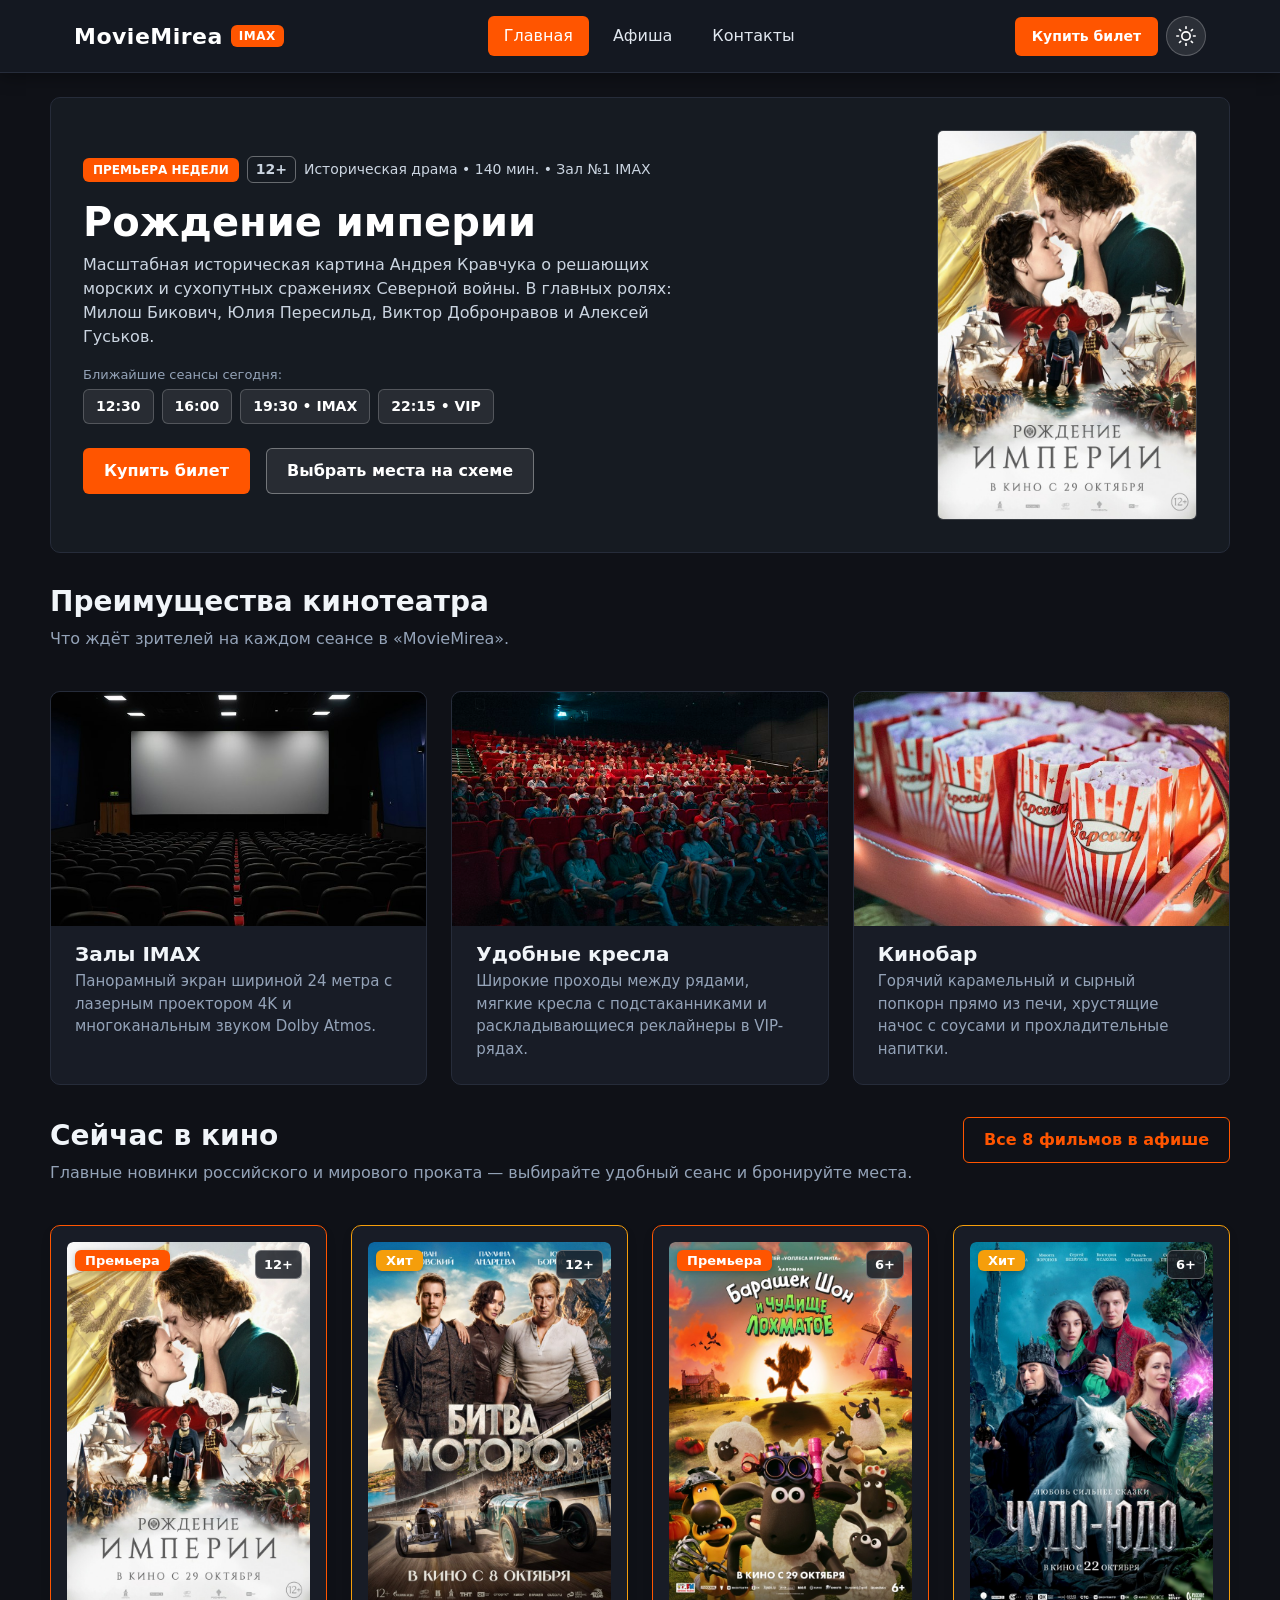
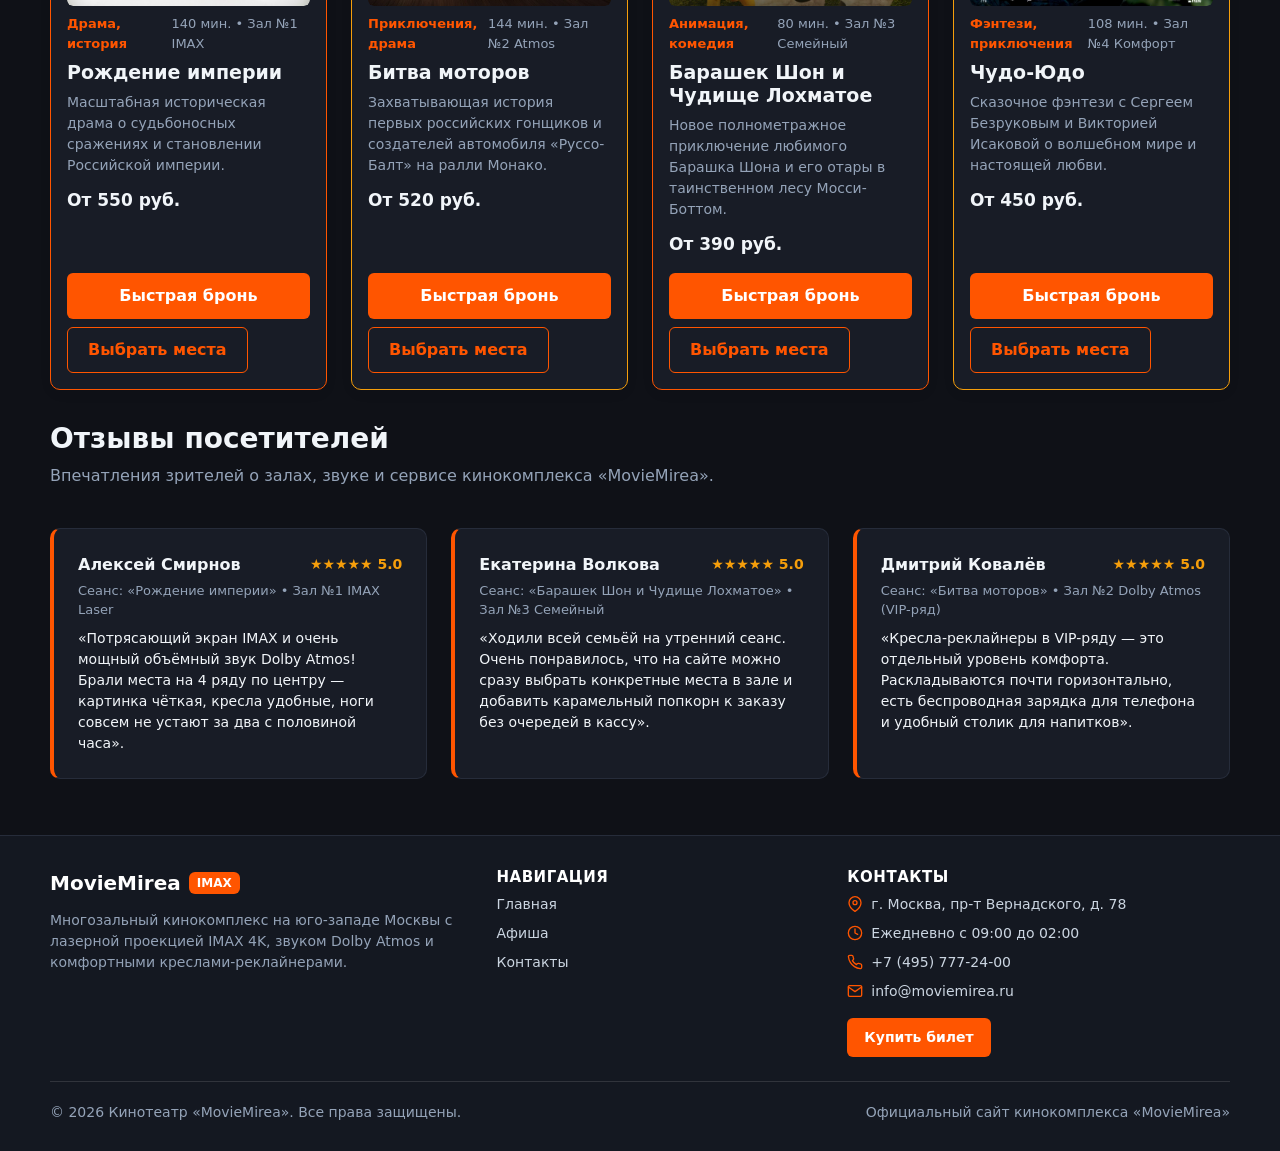
<file: index.html>
<!DOCTYPE html>
<html lang="ru">
<head>
  <meta charset="UTF-8">
  <meta name="viewport" content="width=device-width, initial-scale=1.0">
  <meta name="description" content="Главная страница кинотеатра MovieMirea — расписание актуальных сеансов, залы IMAX, комфортные кресла и быстрое бронирование билетов.">
  <title>Главная — Кинотеатр MovieMirea</title>
  <link href="https://cdn.jsdelivr.net/npm/bootstrap@5.3.3/dist/css/bootstrap.min.css" rel="stylesheet">
  <link rel="stylesheet" href="css/style.css?v=9">
  <script src="js/main.js?v=9" defer></script>
</head>
<body class="page">
  <header class="site-header">
    <div class="site-header__inner">
      <a class="site-header__logo" href="index.html">
        MovieMirea
        <span class="site-header__logo-badge">IMAX</span>
      </a>

      <nav class="site-nav" aria-label="Основная навигация">
        <ul class="site-nav__list">
          <li class="site-nav__item"><a class="site-nav__link site-nav__link--active" href="index.html">Главная</a></li>
          <li class="site-nav__item"><a class="site-nav__link" href="afisha.html">Афиша</a></li>
          <li class="site-nav__item"><a class="site-nav__link" href="contacts.html">Контакты</a></li>
        </ul>
      </nav>

      <div class="site-header__actions">
        <button class="button button--primary site-header__buy-btn js-quick-book" type="button" data-movie="Рождение империи">
          Купить билет
        </button>

        <button class="theme-toggle" type="button" id="theme-toggle" aria-label="Включить светлую тему" title="Включить светлую тему">
          <svg viewBox="0 0 24 24" aria-hidden="true">
            <circle cx="12" cy="12" r="5"></circle>
            <line x1="12" y1="1" x2="12" y2="3"></line>
            <line x1="12" y1="21" x2="12" y2="23"></line>
            <line x1="4.22" y1="4.22" x2="5.64" y2="5.64"></line>
            <line x1="18.36" y1="18.36" x2="19.78" y2="19.78"></line>
            <line x1="1" y1="12" x2="3" y2="12"></line>
            <line x1="21" y1="12" x2="23" y2="12"></line>
            <line x1="4.22" y1="19.78" x2="5.64" y2="18.36"></line>
            <line x1="18.36" y1="5.64" x2="19.78" y2="4.22"></line>
          </svg>
        </button>
      </div>
    </div>
  </header>

  <main class="page__main">
    <div class="success-message alert alert-success" id="success-message" role="status" hidden>
      <strong>Бронирование успешно оформлено!</strong> Код брони отправлен по SMS на указанный номер телефона. Ждём вас в кинотеатре «MovieMirea».
    </div>

    <section class="hero">
      <div class="hero__content">
        <div class="hero__meta">
          <span class="hero__tag">Премьера недели</span>
          <span class="hero__age">12+</span>
          <span>Историческая драма &bull; 140 мин. &bull; Зал №1 IMAX</span>
        </div>

        <h1 class="hero__title">Рождение империи</h1>
        <p class="hero__text">
          Масштабная историческая картина Андрея Кравчука о решающих морских и сухопутных сражениях Северной войны.
          В главных ролях: Милош Бикович, Юлия Пересильд, Виктор Добронравов и Алексей Гуськов.
        </p>

        <div class="hero__sessions">
          <span class="hero__sessions-label">Ближайшие сеансы сегодня:</span>
          <div class="hero__sessions-list">
            <a class="hero__session-chip" href="booking.html?movie=empire">12:30</a>
            <a class="hero__session-chip" href="booking.html?movie=empire">16:00</a>
            <a class="hero__session-chip" href="booking.html?movie=empire">19:30 &bull; IMAX</a>
            <a class="hero__session-chip" href="booking.html?movie=empire">22:15 &bull; VIP</a>
          </div>
        </div>

        <div class="hero__actions">
          <button class="button button--primary btn-lg" type="button" id="hero-buy-ticket-btn" data-movie="Рождение империи">
            Купить билет
          </button>
          <a class="button button--outline-light" href="booking.html?movie=empire">Выбрать места на схеме</a>
        </div>
      </div>

      <figure class="hero__poster-wrap">
        <img
          class="hero__poster"
          src="images/movie-1.jpg"
          alt="Постер фильма Рождение империи"
          width="680"
          height="1000"
        >
      </figure>
    </section>

    <section class="section" id="advantages">
      <div class="section__header">
        <div>
          <h2 class="section__title">Преимущества кинотеатра</h2>
          <p class="section__text">Что ждёт зрителей на каждом сеансе в «MovieMirea».</p>
        </div>
      </div>

      <div class="advantages-grid">
        <article class="advantage-card">
          <img
            class="advantage-card__image"
            src="images/adv-imax.jpg"
            alt="Большой экран зала IMAX"
            width="700"
            height="440"
            loading="lazy"
          >
          <div class="advantage-card__body">
            <h3 class="advantage-card__title">Залы IMAX</h3>
            <p class="advantage-card__text">
              Панорамный экран шириной 24 метра с лазерным проектором 4K и многоканальным звуком Dolby Atmos.
            </p>
          </div>
        </article>

        <article class="advantage-card">
          <img
            class="advantage-card__image"
            src="images/adv-seats.jpg"
            alt="Мягкие кресла в зрительном зале"
            width="700"
            height="440"
            loading="lazy"
          >
          <div class="advantage-card__body">
            <h3 class="advantage-card__title">Удобные кресла</h3>
            <p class="advantage-card__text">
              Широкие проходы между рядами, мягкие кресла с подстаканниками и раскладывающиеся реклайнеры в VIP-рядах.
            </p>
          </div>
        </article>

        <article class="advantage-card">
          <img
            class="advantage-card__image"
            src="images/adv-bar.jpg"
            alt="Свежий попкорн в кинобаре"
            width="700"
            height="440"
            loading="lazy"
          >
          <div class="advantage-card__body">
            <h3 class="advantage-card__title">Кинобар</h3>
            <p class="advantage-card__text">
              Горячий карамельный и сырный попкорн прямо из печи, хрустящие начос с соусами и прохладительные напитки.
            </p>
          </div>
        </article>
      </div>
    </section>

    <section class="section" id="now-playing">
      <div class="section__header">
        <div>
          <h2 class="section__title">Сейчас в кино</h2>
          <p class="section__text">Главные новинки российского и мирового проката — выбирайте удобный сеанс и бронируйте места.</p>
        </div>
        <a class="button button--secondary" href="afisha.html">Все 8 фильмов в афише</a>
      </div>

      <div class="movies-grid">
        <article class="movie-card movie-card--premiere">
          <div class="movie-card__poster-wrap">
            <img class="movie-card__image" src="images/movie-1.jpg" alt="Постер фильма Рождение империи" width="680" height="1000" loading="lazy">
            <span class="movie-card__badge movie-card__badge--premiere badge">Премьера</span>
            <span class="movie-card__age">12+</span>
          </div>
          <div class="movie-card__meta">
            <span class="movie-card__genre">Драма, история</span>
            <span>140 мин. &bull; Зал №1 IMAX</span>
          </div>
          <h3 class="movie-card__title">Рождение империи</h3>
          <p class="movie-card__description">Масштабная историческая драма о судьбоносных сражениях и становлении Российской империи.</p>
          <p class="movie-card__price">От 550 руб.</p>
          <div class="movie-card__actions">
            <button class="button button--primary movie-card__button js-quick-book" type="button" data-movie="Рождение империи">
              Быстрая бронь
            </button>
            <a class="button button--secondary" href="booking.html?movie=empire">Выбрать места</a>
          </div>
        </article>

        <article class="movie-card movie-card--hit">
          <div class="movie-card__poster-wrap">
            <img class="movie-card__image" src="images/movie-2.jpg" alt="Постер фильма Битва моторов" width="680" height="1000" loading="lazy">
            <span class="movie-card__badge movie-card__badge--hit badge">Хит</span>
            <span class="movie-card__age">12+</span>
          </div>
          <div class="movie-card__meta">
            <span class="movie-card__genre">Приключения, драма</span>
            <span>144 мин. &bull; Зал №2 Atmos</span>
          </div>
          <h3 class="movie-card__title">Битва моторов</h3>
          <p class="movie-card__description">Захватывающая история первых российских гонщиков и создателей автомобиля «Руссо-Балт» на ралли Монако.</p>
          <p class="movie-card__price">От 520 руб.</p>
          <div class="movie-card__actions">
            <button class="button button--primary movie-card__button js-quick-book" type="button" data-movie="Битва моторов">
              Быстрая бронь
            </button>
            <a class="button button--secondary" href="booking.html?movie=motors">Выбрать места</a>
          </div>
        </article>

        <article class="movie-card movie-card--premiere">
          <div class="movie-card__poster-wrap">
            <img class="movie-card__image" src="images/movie-3.jpg" alt="Постер мультфильма Барашек Шон и Чудище Лохматое" width="680" height="1000" loading="lazy">
            <span class="movie-card__badge movie-card__badge--premiere badge">Премьера</span>
            <span class="movie-card__age">6+</span>
          </div>
          <div class="movie-card__meta">
            <span class="movie-card__genre">Анимация, комедия</span>
            <span>80 мин. &bull; Зал №3 Семейный</span>
          </div>
          <h3 class="movie-card__title">Барашек Шон и Чудище Лохматое</h3>
          <p class="movie-card__description">Новое полнометражное приключение любимого Барашка Шона и его отары в таинственном лесу Мосси-Боттом.</p>
          <p class="movie-card__price">От 390 руб.</p>
          <div class="movie-card__actions">
            <button class="button button--primary movie-card__button js-quick-book" type="button" data-movie="Барашек Шон и Чудище Лохматое">
              Быстрая бронь
            </button>
            <a class="button button--secondary" href="booking.html?movie=shaun">Выбрать места</a>
          </div>
        </article>

        <article class="movie-card movie-card--hit">
          <div class="movie-card__poster-wrap">
            <img class="movie-card__image" src="images/movie-5.jpg" alt="Постер фильма Чудо-Юдо" width="680" height="1000" loading="lazy">
            <span class="movie-card__badge movie-card__badge--hit badge">Хит</span>
            <span class="movie-card__age">6+</span>
          </div>
          <div class="movie-card__meta">
            <span class="movie-card__genre">Фэнтези, приключения</span>
            <span>108 мин. &bull; Зал №4 Комфорт</span>
          </div>
          <h3 class="movie-card__title">Чудо-Юдо</h3>
          <p class="movie-card__description">Сказочное фэнтези с Сергеем Безруковым и Викторией Исаковой о волшебном мире и настоящей любви.</p>
          <p class="movie-card__price">От 450 руб.</p>
          <div class="movie-card__actions">
            <button class="button button--primary movie-card__button js-quick-book" type="button" data-movie="Чудо-Юдо">
              Быстрая бронь
            </button>
            <a class="button button--secondary" href="booking.html?movie=chudo">Выбрать места</a>
          </div>
        </article>
      </div>
    </section>

    <section class="section reviews" id="reviews">
      <div class="section__header">
        <div>
          <h2 class="section__title">Отзывы посетителей</h2>
          <p class="section__text">Впечатления зрителей о залах, звуке и сервисе кинокомплекса «MovieMirea».</p>
        </div>
      </div>

      <div class="reviews__list">
        <article class="review-card">
          <div class="review-card__top">
            <span class="review-card__author">Алексей Смирнов</span>
            <span class="review-card__rating" aria-label="Оценка 5 из 5">&#9733;&#9733;&#9733;&#9733;&#9733; 5.0</span>
          </div>
          <p class="review-card__meta">Сеанс: «Рождение империи» &bull; Зал №1 IMAX Laser</p>
          <p class="review-card__text">
            «Потрясающий экран IMAX и очень мощный объёмный звук Dolby Atmos! Брали места на 4 ряду по центру — картинка чёткая, кресла удобные, ноги совсем не устают за два с половиной часа».
          </p>
        </article>

        <article class="review-card">
          <div class="review-card__top">
            <span class="review-card__author">Екатерина Волкова</span>
            <span class="review-card__rating" aria-label="Оценка 5 из 5">&#9733;&#9733;&#9733;&#9733;&#9733; 5.0</span>
          </div>
          <p class="review-card__meta">Сеанс: «Барашек Шон и Чудище Лохматое» &bull; Зал №3 Семейный</p>
          <p class="review-card__text">
            «Ходили всей семьёй на утренний сеанс. Очень понравилось, что на сайте можно сразу выбрать конкретные места в зале и добавить карамельный попкорн к заказу без очередей в кассу».
          </p>
        </article>

        <article class="review-card">
          <div class="review-card__top">
            <span class="review-card__author">Дмитрий Ковалёв</span>
            <span class="review-card__rating" aria-label="Оценка 5 из 5">&#9733;&#9733;&#9733;&#9733;&#9733; 5.0</span>
          </div>
          <p class="review-card__meta">Сеанс: «Битва моторов» &bull; Зал №2 Dolby Atmos (VIP-ряд)</p>
          <p class="review-card__text">
            «Кресла-реклайнеры в VIP-ряду — это отдельный уровень комфорта. Раскладываются почти горизонтально, есть беспроводная зарядка для телефона и удобный столик для напитков».
          </p>
        </article>
      </div>
    </section>
  </main>

  <footer class="site-footer">
    <div class="site-footer__inner">
      <div class="site-footer__grid">
        <div class="site-footer__col">
          <a class="site-footer__logo" href="index.html">
            MovieMirea
            <span class="site-header__logo-badge">IMAX</span>
          </a>
          <p class="site-footer__text">
            Многозальный кинокомплекс на юго-западе Москвы с лазерной проекцией IMAX 4K, звуком Dolby Atmos и комфортными креслами-реклайнерами.
          </p>
        </div>

        <nav class="site-footer__col" aria-label="Навигация в подвале">
          <h3 class="site-footer__title">Навигация</h3>
          <ul class="site-footer__list">
            <li class="site-footer__item"><a class="site-footer__link" href="index.html">Главная</a></li>
            <li class="site-footer__item"><a class="site-footer__link" href="afisha.html">Афиша</a></li>
            <li class="site-footer__item"><a class="site-footer__link" href="contacts.html">Контакты</a></li>
          </ul>
        </nav>

        <div class="site-footer__col">
          <h3 class="site-footer__title">Контакты</h3>
          <ul class="site-footer__list">
            <li class="site-footer__item site-footer__item--icon">
              <svg class="site-footer__icon" viewBox="0 0 24 24" aria-hidden="true">
                <path d="M21 10c0 7-9 13-9 13s-9-6-9-13a9 9 0 0 1 18 0z"></path>
                <circle cx="12" cy="10" r="3"></circle>
              </svg>
              <span>г. Москва, пр-т Вернадского, д. 78</span>
            </li>
            <li class="site-footer__item site-footer__item--icon">
              <svg class="site-footer__icon" viewBox="0 0 24 24" aria-hidden="true">
                <circle cx="12" cy="12" r="10"></circle>
                <polyline points="12 6 12 12 16 14"></polyline>
              </svg>
              <span>Ежедневно с 09:00 до 02:00</span>
            </li>
            <li class="site-footer__item site-footer__item--icon">
              <svg class="site-footer__icon" viewBox="0 0 24 24" aria-hidden="true">
                <path d="M22 16.92v3a2 2 0 0 1-2.18 2 19.79 19.79 0 0 1-8.63-3.07 19.5 19.5 0 0 1-6-6 19.79 19.79 0 0 1-3.07-8.67A2 2 0 0 1 4.11 2h3a2 2 0 0 1 2 1.72 12.84 12.84 0 0 0 .7 2.81 2 2 0 0 1-.45 2.11L8.09 9.91a16 16 0 0 0 6 6l1.27-1.27a2 2 0 0 1 2.11-.45 12.84 12.84 0 0 0 2.81.7A2 2 0 0 1 22 16.92z"></path>
              </svg>
              <a class="site-footer__link" href="tel:+74957772400">+7 (495) 777-24-00</a>
            </li>
            <li class="site-footer__item site-footer__item--icon">
              <svg class="site-footer__icon" viewBox="0 0 24 24" aria-hidden="true">
                <path d="M4 4h16c1.1 0 2 .9 2 2v12c0 1.1-.9 2-2 2H4c-1.1 0-2-.9-2-2V6c0-1.1.9-2 2-2z"></path>
                <polyline points="22,6 12,13 2,6"></polyline>
              </svg>
              <a class="site-footer__link" href="mailto:info@moviemirea.ru">info@moviemirea.ru</a>
            </li>
          </ul>
          <button class="button button--primary site-footer__book-btn js-quick-book" type="button" data-movie="Рождение империи">
            Купить билет
          </button>
        </div>
      </div>

      <div class="site-footer__bottom">
        <p class="site-footer__text">&copy; 2026 Кинотеатр «MovieMirea». Все права защищены.</p>
        <p class="site-footer__text">Официальный сайт кинокомплекса «MovieMirea»</p>
      </div>
    </div>
  </footer>

  <button class="button button--primary scroll-top" type="button" id="scroll-top" hidden aria-label="Наверх">
    Наверх
  </button>

  <dialog class="booking-dialog" id="quick-booking-dialog" aria-labelledby="quick-booking-title">
    <div class="booking-dialog__inner">
      <button class="booking-dialog__close" type="button" id="close-booking-dialog-cross" aria-label="Закрыть окно">&times;</button>
      <h2 class="booking-dialog__title" id="quick-booking-title">Быстрое бронирование</h2>
      <p class="booking-dialog__movie" id="dialog-movie-name">Вы выбрали: Рождение империи</p>

      <form class="booking-form" id="quick-booking-form" action="#" method="post" novalidate>
        <div class="booking-form__field">
          <label class="booking-form__label" for="quick-movie">
            Фильм <span class="booking-form__required" aria-hidden="true">*</span>
          </label>
          <select class="booking-form__select form-select" id="quick-movie" name="movie" required>
            <option value="Рождение империи">Рождение империи (12+)</option>
            <option value="Битва моторов">Битва моторов (12+)</option>
            <option value="Барашек Шон и Чудище Лохматое">Барашек Шон и Чудище Лохматое (6+)</option>
            <option value="Чудо-Юдо">Чудо-Юдо (6+)</option>
            <option value="Большие гонки. Пегас III">Большие гонки. Пегас III (16+)</option>
            <option value="Зверь">Зверь (18+)</option>
            <option value="Голодные игры: Рассвет жатвы">Голодные игры: Рассвет жатвы (12+)</option>
            <option value="Чебурашка 3">Чебурашка 3 (6+)</option>
          </select>
        </div>

        <div class="row g-3">
          <div class="col-sm-6">
            <div class="booking-form__field">
              <label class="booking-form__label" for="quick-session">
                Сеанс <span class="booking-form__required" aria-hidden="true">*</span>
              </label>
              <select class="booking-form__select form-select" id="quick-session" name="session" required>
                <option value="12:30">12:30 (Дневной)</option>
                <option value="16:00">16:00 (Дневной)</option>
                <option value="19:30" selected>19:30 (Вечерний IMAX)</option>
                <option value="22:15">22:15 (Ночной VIP)</option>
              </select>
            </div>
          </div>

          <div class="col-sm-6">
            <div class="booking-form__field">
              <label class="booking-form__label" for="quick-tickets">
                Количество билетов <span class="booking-form__required" aria-hidden="true">*</span>
              </label>
              <input
                class="booking-form__input form-control"
                id="quick-tickets"
                name="tickets"
                type="number"
                min="1"
                max="10"
                value="2"
                required
              >
            </div>
          </div>
        </div>

        <div class="booking-form__field">
          <label class="booking-form__label" for="quick-name">
            Ваше имя <span class="booking-form__required" aria-hidden="true">*</span>
          </label>
          <input
            class="booking-form__input form-control"
            id="quick-name"
            name="name"
            type="text"
            placeholder="Введите ваше имя"
            minlength="2"
            autocomplete="given-name"
            required
          >
        </div>

        <div class="booking-form__field">
          <label class="booking-form__label" for="quick-phone">
            Телефон для SMS с билетом <span class="booking-form__required" aria-hidden="true">*</span>
          </label>
          <input
            class="booking-form__input form-control"
            id="quick-phone"
            name="phone"
            type="tel"
            inputmode="tel"
            placeholder="+7 (900) 000-00-00"
            required
          >
          <small class="booking-form__hint">Мы отправим номер брони по SMS за 30 минут до начала сеанса.</small>
        </div>

        <div class="booking-form__field booking-form__field--checkbox">
          <label class="booking-form__label" for="quick-agreement">
            <input class="booking-form__checkbox form-check-input mt-0" id="quick-agreement" name="agreement" type="checkbox" required checked>
            <span>Согласен с правилами посещения кинотеатра и обработкой данных <span class="booking-form__required" aria-hidden="true">*</span></span>
          </label>
        </div>

        <div class="booking-form__actions">
          <button class="button button--primary" type="submit">Подтвердить бронь</button>
          <button class="button button--secondary" type="reset">Очистить</button>
          <button class="button button--secondary" type="button" id="close-booking-dialog">Закрыть</button>
        </div>
      </form>
    </div>
  </dialog>
</body>
</html>
</file>
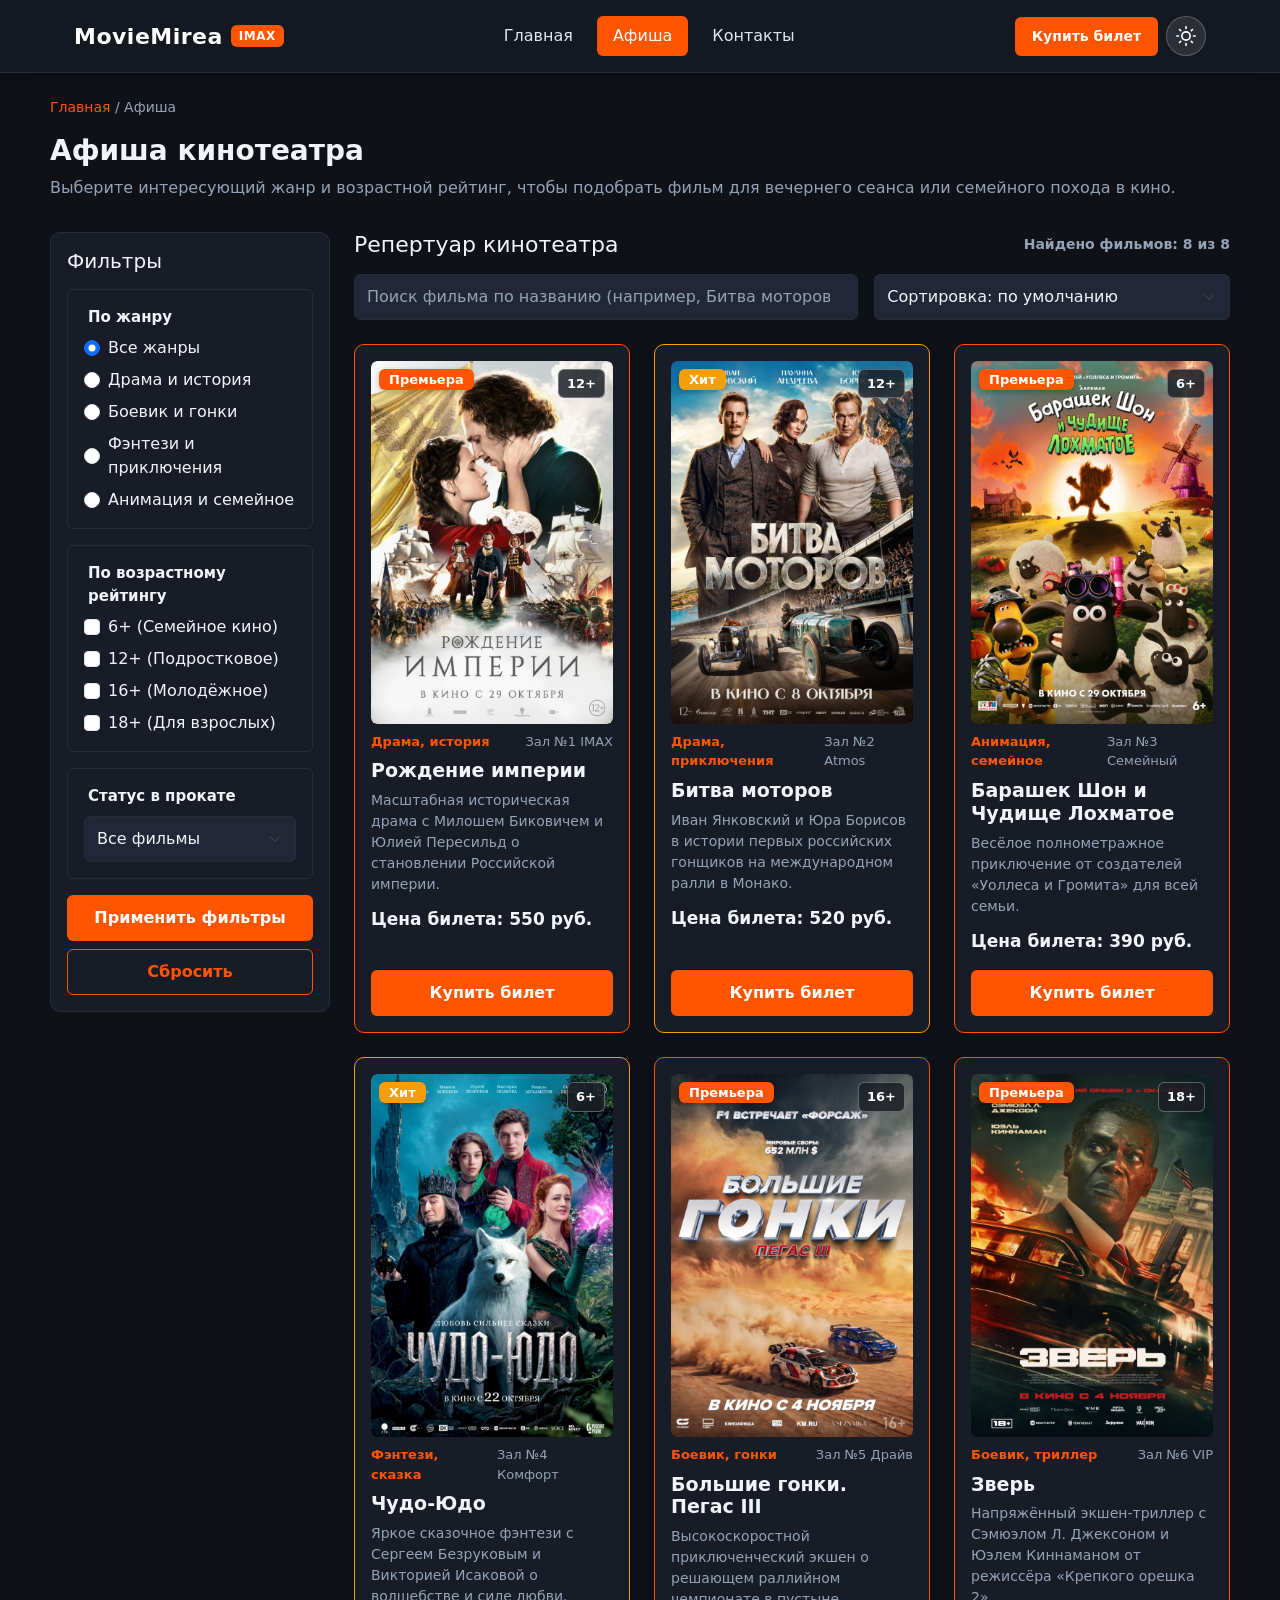
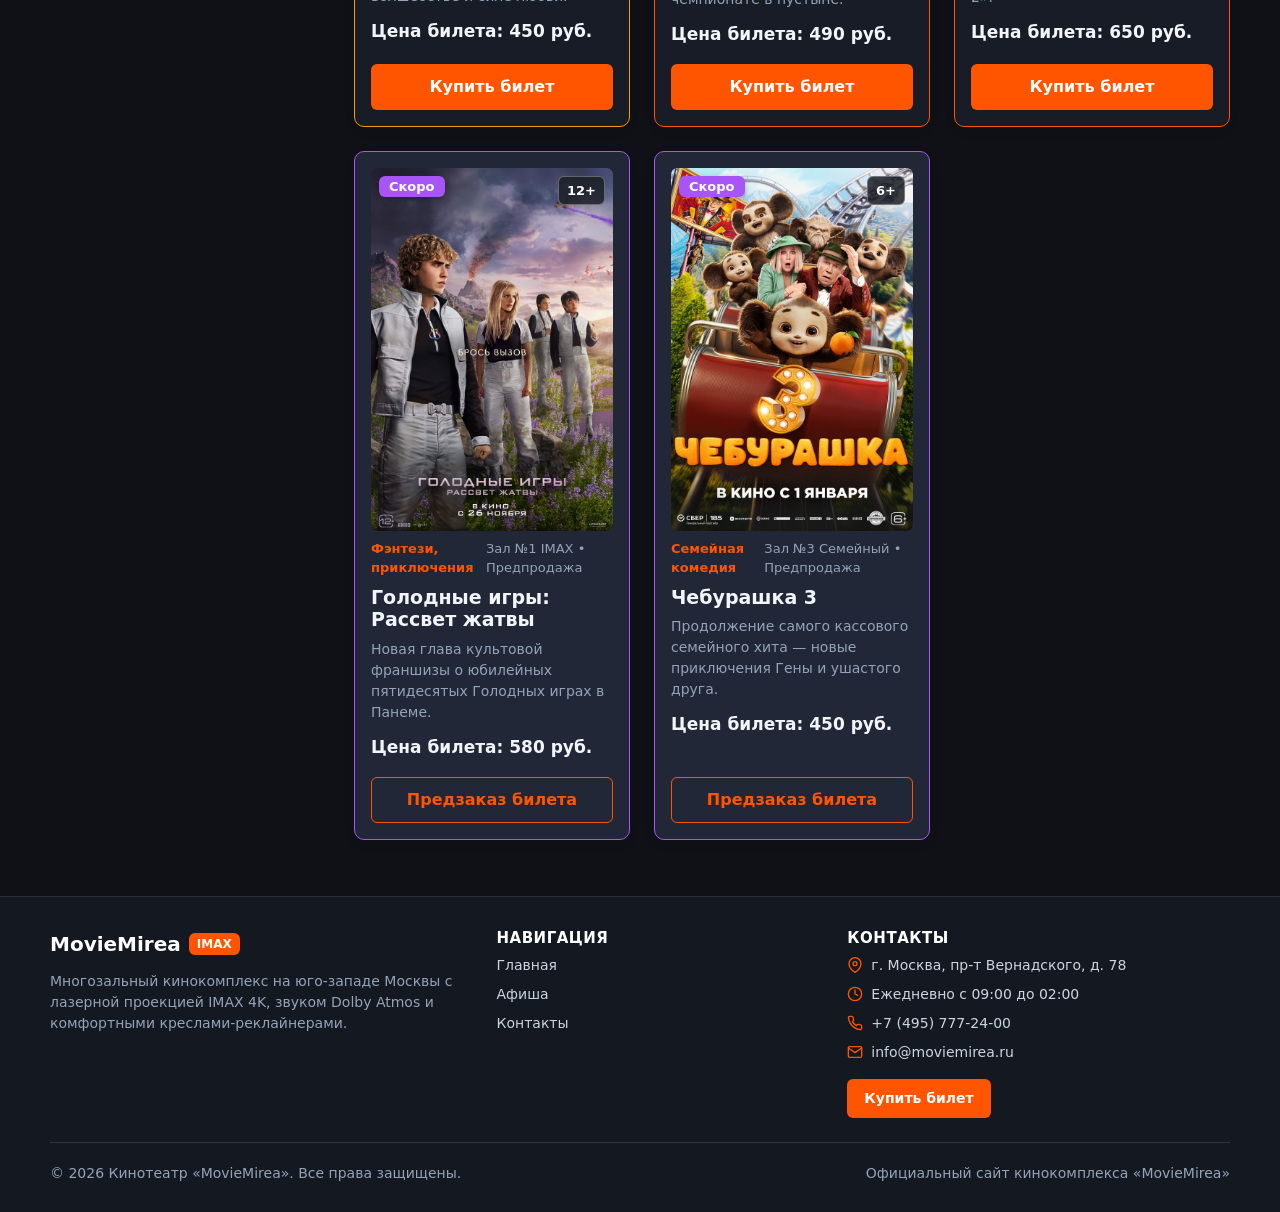
<file: afisha.html>
<!DOCTYPE html>
<html lang="ru">
<head>
  <meta charset="UTF-8">
  <meta name="viewport" content="width=device-width, initial-scale=1.0">
  <meta name="description" content="Афиша кинотеатра MovieMirea — 8 реальных фильмов в прокате и скоро на экранах, фильтрация по жанру и возрастному рейтингу.">
  <title>Афиша — Кинотеатр MovieMirea</title>
  <link href="https://cdn.jsdelivr.net/npm/bootstrap@5.3.3/dist/css/bootstrap.min.css" rel="stylesheet">
  <link rel="stylesheet" href="css/style.css?v=9">
  <script src="js/main.js?v=9" defer></script>
</head>
<body class="page">
  <header class="site-header">
    <div class="site-header__inner">
      <a class="site-header__logo" href="index.html">
        MovieMirea
        <span class="site-header__logo-badge">IMAX</span>
      </a>

      <nav class="site-nav" aria-label="Основная навигация">
        <ul class="site-nav__list">
          <li class="site-nav__item"><a class="site-nav__link" href="index.html">Главная</a></li>
          <li class="site-nav__item"><a class="site-nav__link site-nav__link--active" href="afisha.html">Афиша</a></li>
          <li class="site-nav__item"><a class="site-nav__link" href="contacts.html">Контакты</a></li>
        </ul>
      </nav>

      <div class="site-header__actions">
        <button class="button button--primary site-header__buy-btn js-quick-book" type="button" data-movie="Рождение империи">
          Купить билет
        </button>

        <button class="theme-toggle" type="button" id="theme-toggle" aria-label="Включить светлую тему" title="Включить светлую тему">
          <svg viewBox="0 0 24 24" aria-hidden="true">
            <circle cx="12" cy="12" r="5"></circle>
            <line x1="12" y1="1" x2="12" y2="3"></line>
            <line x1="12" y1="21" x2="12" y2="23"></line>
            <line x1="4.22" y1="4.22" x2="5.64" y2="5.64"></line>
            <line x1="18.36" y1="18.36" x2="19.78" y2="19.78"></line>
            <line x1="1" y1="12" x2="3" y2="12"></line>
            <line x1="21" y1="12" x2="23" y2="12"></line>
            <line x1="4.22" y1="19.78" x2="5.64" y2="18.36"></line>
            <line x1="18.36" y1="5.64" x2="19.78" y2="4.22"></line>
          </svg>
        </button>
      </div>
    </div>
  </header>

  <main class="page__main">
    <div class="success-message alert alert-success" id="success-message" role="status" hidden>
      <strong>Бронирование успешно оформлено!</strong> Код брони отправлен по SMS на указанный номер телефона. Ждём вас в кинотеатре «MovieMirea».
    </div>
    <nav class="breadcrumbs" aria-label="Хлебные крошки">
      <a class="breadcrumbs__link" href="index.html">Главная</a>
      <span class="breadcrumbs__current">Афиша</span>
    </nav>

    <section class="section">
      <h1 class="section__title">Афиша кинотеатра</h1>
      <p class="section__text">
        Выберите интересующий жанр и возрастной рейтинг, чтобы подобрать фильм для вечернего сеанса или семейного похода в кино.
      </p>
    </section>

    <section class="afisha-layout">
      <aside class="afisha-filters" aria-label="Фильтры афиши">
        <h2 class="afisha-filters__title">Фильтры</h2>

        <form class="filters-form" id="afisha-filter-form" action="#" method="get">
          <fieldset class="filters-form__fieldset">
            <legend class="filters-form__legend">По жанру</legend>

            <label class="filters-form__label">
              <input class="form-check-input mt-0" type="radio" name="genre" value="all" checked>
              <span>Все жанры</span>
            </label>

            <label class="filters-form__label">
              <input class="form-check-input mt-0" type="radio" name="genre" value="drama">
              <span>Драма и история</span>
            </label>

            <label class="filters-form__label">
              <input class="form-check-input mt-0" type="radio" name="genre" value="action">
              <span>Боевик и гонки</span>
            </label>

            <label class="filters-form__label">
              <input class="form-check-input mt-0" type="radio" name="genre" value="fantasy">
              <span>Фэнтези и приключения</span>
            </label>

            <label class="filters-form__label">
              <input class="form-check-input mt-0" type="radio" name="genre" value="animation">
              <span>Анимация и семейное</span>
            </label>
          </fieldset>

          <fieldset class="filters-form__fieldset">
            <legend class="filters-form__legend">По возрастному рейтингу</legend>

            <label class="filters-form__label">
              <input class="form-check-input mt-0" type="checkbox" name="age" value="6+">
              <span>6+ (Семейное кино)</span>
            </label>

            <label class="filters-form__label">
              <input class="form-check-input mt-0" type="checkbox" name="age" value="12+">
              <span>12+ (Подростковое)</span>
            </label>

            <label class="filters-form__label">
              <input class="form-check-input mt-0" type="checkbox" name="age" value="16+">
              <span>16+ (Молодёжное)</span>
            </label>

            <label class="filters-form__label">
              <input class="form-check-input mt-0" type="checkbox" name="age" value="18+">
              <span>18+ (Для взрослых)</span>
            </label>
          </fieldset>

          <fieldset class="filters-form__fieldset">
            <legend class="filters-form__legend">Статус в прокате</legend>
            <label class="booking-form__label visually-hidden" for="filter-badge">Выберите бейдж</label>
            <select class="booking-form__select form-select" id="filter-badge" name="badge">
              <option value="all">Все фильмы</option>
              <option value="Премьера">Премьера</option>
              <option value="Хит">Хит</option>
              <option value="Скоро">Скоро</option>
            </select>
          </fieldset>

          <div class="filters-form__actions">
            <button class="button button--primary w-100" type="submit">Применить фильтры</button>
            <button class="button button--secondary w-100" type="reset">Сбросить</button>
          </div>
        </form>
      </aside>

      <section class="afisha-movies">
        <div class="afisha-movies__header">
          <h2 class="afisha-movies__title">Репертуар кинотеатра</h2>
          <p class="afisha-movies__count" id="afisha-movies-count">Найдено фильмов: 8 из 8</p>
        </div>

        <div class="afisha-toolbar row g-3 mb-4">
          <div class="col-md-7">
            <label class="visually-hidden" for="afisha-search">Поиск фильма по названию</label>
            <input
              class="booking-form__input form-control"
              id="afisha-search"
              type="search"
              placeholder="Поиск фильма по названию (например, Битва моторов)..."
              autocomplete="off"
            >
          </div>
          <div class="col-md-5">
            <label class="visually-hidden" for="afisha-sort">Сортировка фильмов</label>
            <select class="booking-form__select form-select" id="afisha-sort">
              <option value="default">Сортировка: по умолчанию</option>
              <option value="price-asc">По цене: сначала дешевле</option>
              <option value="price-desc">По цене: сначала дороже</option>
              <option value="title-asc">По названию: А — Я</option>
            </select>
          </div>
        </div>

        <div class="alert alert-warning" id="afisha-empty-message" hidden>
          По выбранным параметрам фильмы не найдены. Попробуйте изменить запрос или сбросить фильтры.
        </div>

        <div class="movies-grid" id="afisha-movies-grid">
          <!-- Фильм 1 -->
          <article class="movie-card movie-card--premiere js-afisha-card" data-genre="drama" data-age="12+" data-badge="Премьера" data-price="550" data-title="Рождение империи">
            <div class="movie-card__poster-wrap">
              <img class="movie-card__image" src="images/movie-1.jpg" alt="Постер фильма Рождение империи" width="680" height="1000" loading="lazy">
              <span class="movie-card__badge movie-card__badge--premiere badge">Премьера</span>
              <span class="movie-card__age">12+</span>
            </div>
            <div class="movie-card__meta">
              <span class="movie-card__genre">Драма, история</span>
              <span>Зал №1 IMAX</span>
            </div>
            <h3 class="movie-card__title">Рождение империи</h3>
            <p class="movie-card__description">Масштабная историческая драма с Милошем Биковичем и Юлией Пересильд о становлении Российской империи.</p>
            <p class="movie-card__price">Цена билета: 550 руб.</p>
            <div class="movie-card__actions">
              <a class="button button--primary movie-card__button" href="booking.html?movie=empire">Купить билет</a>
            </div>
          </article>

          <!-- Фильм 2 -->
          <article class="movie-card movie-card--hit js-afisha-card" data-genre="drama" data-age="12+" data-badge="Хит" data-price="520" data-title="Битва моторов">
            <div class="movie-card__poster-wrap">
              <img class="movie-card__image" src="images/movie-2.jpg" alt="Постер фильма Битва моторов" width="680" height="1000" loading="lazy">
              <span class="movie-card__badge movie-card__badge--hit badge">Хит</span>
              <span class="movie-card__age">12+</span>
            </div>
            <div class="movie-card__meta">
              <span class="movie-card__genre">Драма, приключения</span>
              <span>Зал №2 Atmos</span>
            </div>
            <h3 class="movie-card__title">Битва моторов</h3>
            <p class="movie-card__description">Иван Янковский и Юра Борисов в истории первых российских гонщиков на международном ралли в Монако.</p>
            <p class="movie-card__price">Цена билета: 520 руб.</p>
            <div class="movie-card__actions">
              <a class="button button--primary movie-card__button" href="booking.html?movie=motors">Купить билет</a>
            </div>
          </article>

          <!-- Фильм 3 -->
          <article class="movie-card movie-card--premiere js-afisha-card" data-genre="animation" data-age="6+" data-badge="Премьера" data-price="390" data-title="Барашек Шон и Чудище Лохматое">
            <div class="movie-card__poster-wrap">
              <img class="movie-card__image" src="images/movie-3.jpg" alt="Постер мультфильма Барашек Шон и Чудище Лохматое" width="680" height="1000" loading="lazy">
              <span class="movie-card__badge movie-card__badge--premiere badge">Премьера</span>
              <span class="movie-card__age">6+</span>
            </div>
            <div class="movie-card__meta">
              <span class="movie-card__genre">Анимация, семейное</span>
              <span>Зал №3 Семейный</span>
            </div>
            <h3 class="movie-card__title">Барашек Шон и Чудище Лохматое</h3>
            <p class="movie-card__description">Весёлое полнометражное приключение от создателей «Уоллеса и Громита» для всей семьи.</p>
            <p class="movie-card__price">Цена билета: 390 руб.</p>
            <div class="movie-card__actions">
              <a class="button button--primary movie-card__button" href="booking.html?movie=shaun">Купить билет</a>
            </div>
          </article>

          <!-- Фильм 4 -->
          <article class="movie-card movie-card--hit js-afisha-card" data-genre="fantasy" data-age="6+" data-badge="Хит" data-price="450" data-title="Чудо-Юдо">
            <div class="movie-card__poster-wrap">
              <img class="movie-card__image" src="images/movie-5.jpg" alt="Постер фильма Чудо-Юдо" width="680" height="1000" loading="lazy">
              <span class="movie-card__badge movie-card__badge--hit badge">Хит</span>
              <span class="movie-card__age">6+</span>
            </div>
            <div class="movie-card__meta">
              <span class="movie-card__genre">Фэнтези, сказка</span>
              <span>Зал №4 Комфорт</span>
            </div>
            <h3 class="movie-card__title">Чудо-Юдо</h3>
            <p class="movie-card__description">Яркое сказочное фэнтези с Сергеем Безруковым и Викторией Исаковой о волшебстве и силе любви.</p>
            <p class="movie-card__price">Цена билета: 450 руб.</p>
            <div class="movie-card__actions">
              <a class="button button--primary movie-card__button" href="booking.html?movie=chudo">Купить билет</a>
            </div>
          </article>

          <!-- Фильм 5 -->
          <article class="movie-card movie-card--premiere js-afisha-card" data-genre="action" data-age="16+" data-badge="Премьера" data-price="490" data-title="Большие гонки. Пегас III">
            <div class="movie-card__poster-wrap">
              <img class="movie-card__image" src="images/movie-6.jpg" alt="Постер фильма Большие гонки. Пегас III" width="680" height="1000" loading="lazy">
              <span class="movie-card__badge movie-card__badge--premiere badge">Премьера</span>
              <span class="movie-card__age">16+</span>
            </div>
            <div class="movie-card__meta">
              <span class="movie-card__genre">Боевик, гонки</span>
              <span>Зал №5 Драйв</span>
            </div>
            <h3 class="movie-card__title">Большие гонки. Пегас III</h3>
            <p class="movie-card__description">Высокоскоростной приключенческий экшен о решающем раллийном чемпионате в пустыне.</p>
            <p class="movie-card__price">Цена билета: 490 руб.</p>
            <div class="movie-card__actions">
              <a class="button button--primary movie-card__button" href="booking.html?movie=pegas">Купить билет</a>
            </div>
          </article>

          <!-- Фильм 6 -->
          <article class="movie-card movie-card--premiere js-afisha-card" data-genre="action" data-age="18+" data-badge="Премьера" data-price="650" data-title="Зверь">
            <div class="movie-card__poster-wrap">
              <img class="movie-card__image" src="images/movie-7.jpg" alt="Постер фильма Зверь" width="680" height="1000" loading="lazy">
              <span class="movie-card__badge movie-card__badge--premiere badge">Премьера</span>
              <span class="movie-card__age">18+</span>
            </div>
            <div class="movie-card__meta">
              <span class="movie-card__genre">Боевик, триллер</span>
              <span>Зал №6 VIP</span>
            </div>
            <h3 class="movie-card__title">Зверь</h3>
            <p class="movie-card__description">Напряжённый экшен-триллер с Сэмюэлом Л. Джексоном и Юэлем Киннаманом от режиссёра «Крепкого орешка 2».</p>
            <p class="movie-card__price">Цена билета: 650 руб.</p>
            <div class="movie-card__actions">
              <a class="button button--primary movie-card__button" href="booking.html?movie=beast">Купить билет</a>
            </div>
          </article>

          <!-- Фильм 7 -->
          <article class="movie-card movie-card--soon js-afisha-card" data-genre="fantasy" data-age="12+" data-badge="Скоро" data-price="580" data-title="Голодные игры: Рассвет жатвы">
            <div class="movie-card__poster-wrap">
              <img class="movie-card__image" src="images/movie-4.jpg" alt="Постер фильма Голодные игры: Рассвет жатвы" width="680" height="1000" loading="lazy">
              <span class="movie-card__badge movie-card__badge--soon badge">Скоро</span>
              <span class="movie-card__age">12+</span>
            </div>
            <div class="movie-card__meta">
              <span class="movie-card__genre">Фэнтези, приключения</span>
              <span>Зал №1 IMAX &bull; Предпродажа</span>
            </div>
            <h3 class="movie-card__title">Голодные игры: Рассвет жатвы</h3>
            <p class="movie-card__description">Новая глава культовой франшизы о юбилейных пятидесятых Голодных играх в Панеме.</p>
            <p class="movie-card__price">Цена билета: 580 руб.</p>
            <div class="movie-card__actions">
              <a class="button button--secondary movie-card__button" href="booking.html?movie=hungergames">Предзаказ билета</a>
            </div>
          </article>

          <!-- Фильм 8 -->
          <article class="movie-card movie-card--soon js-afisha-card" data-genre="animation" data-age="6+" data-badge="Скоро" data-price="450" data-title="Чебурашка 3">
            <div class="movie-card__poster-wrap">
              <img class="movie-card__image" src="images/movie-8.jpg" alt="Постер фильма Чебурашка 3" width="680" height="1000" loading="lazy">
              <span class="movie-card__badge movie-card__badge--soon badge">Скоро</span>
              <span class="movie-card__age">6+</span>
            </div>
            <div class="movie-card__meta">
              <span class="movie-card__genre">Семейная комедия</span>
              <span>Зал №3 Семейный &bull; Предпродажа</span>
            </div>
            <h3 class="movie-card__title">Чебурашка 3</h3>
            <p class="movie-card__description">Продолжение самого кассового семейного хита — новые приключения Гены и ушастого друга.</p>
            <p class="movie-card__price">Цена билета: 450 руб.</p>
            <div class="movie-card__actions">
              <a class="button button--secondary movie-card__button" href="booking.html?movie=cheburashka">Предзаказ билета</a>
            </div>
          </article>
        </div>
      </section>
    </section>
  </main>

  <footer class="site-footer">
    <div class="site-footer__inner">
      <div class="site-footer__grid">
        <div class="site-footer__col">
          <a class="site-footer__logo" href="index.html">
            MovieMirea
            <span class="site-header__logo-badge">IMAX</span>
          </a>
          <p class="site-footer__text">
            Многозальный кинокомплекс на юго-западе Москвы с лазерной проекцией IMAX 4K, звуком Dolby Atmos и комфортными креслами-реклайнерами.
          </p>
        </div>

        <nav class="site-footer__col" aria-label="Навигация в подвале">
          <h3 class="site-footer__title">Навигация</h3>
          <ul class="site-footer__list">
            <li class="site-footer__item"><a class="site-footer__link" href="index.html">Главная</a></li>
            <li class="site-footer__item"><a class="site-footer__link" href="afisha.html">Афиша</a></li>
            <li class="site-footer__item"><a class="site-footer__link" href="contacts.html">Контакты</a></li>
          </ul>
        </nav>

        <div class="site-footer__col">
          <h3 class="site-footer__title">Контакты</h3>
          <ul class="site-footer__list">
            <li class="site-footer__item site-footer__item--icon">
              <svg class="site-footer__icon" viewBox="0 0 24 24" aria-hidden="true">
                <path d="M21 10c0 7-9 13-9 13s-9-6-9-13a9 9 0 0 1 18 0z"></path>
                <circle cx="12" cy="10" r="3"></circle>
              </svg>
              <span>г. Москва, пр-т Вернадского, д. 78</span>
            </li>
            <li class="site-footer__item site-footer__item--icon">
              <svg class="site-footer__icon" viewBox="0 0 24 24" aria-hidden="true">
                <circle cx="12" cy="12" r="10"></circle>
                <polyline points="12 6 12 12 16 14"></polyline>
              </svg>
              <span>Ежедневно с 09:00 до 02:00</span>
            </li>
            <li class="site-footer__item site-footer__item--icon">
              <svg class="site-footer__icon" viewBox="0 0 24 24" aria-hidden="true">
                <path d="M22 16.92v3a2 2 0 0 1-2.18 2 19.79 19.79 0 0 1-8.63-3.07 19.5 19.5 0 0 1-6-6 19.79 19.79 0 0 1-3.07-8.67A2 2 0 0 1 4.11 2h3a2 2 0 0 1 2 1.72 12.84 12.84 0 0 0 .7 2.81 2 2 0 0 1-.45 2.11L8.09 9.91a16 16 0 0 0 6 6l1.27-1.27a2 2 0 0 1 2.11-.45 12.84 12.84 0 0 0 2.81.7A2 2 0 0 1 22 16.92z"></path>
              </svg>
              <a class="site-footer__link" href="tel:+74957772400">+7 (495) 777-24-00</a>
            </li>
            <li class="site-footer__item site-footer__item--icon">
              <svg class="site-footer__icon" viewBox="0 0 24 24" aria-hidden="true">
                <path d="M4 4h16c1.1 0 2 .9 2 2v12c0 1.1-.9 2-2 2H4c-1.1 0-2-.9-2-2V6c0-1.1.9-2 2-2z"></path>
                <polyline points="22,6 12,13 2,6"></polyline>
              </svg>
              <a class="site-footer__link" href="mailto:info@moviemirea.ru">info@moviemirea.ru</a>
            </li>
          </ul>
          <button class="button button--primary site-footer__book-btn js-quick-book" type="button" data-movie="Рождение империи">
            Купить билет
          </button>
        </div>
      </div>

      <div class="site-footer__bottom">
        <p class="site-footer__text">&copy; 2026 Кинотеатр «MovieMirea». Все права защищены.</p>
        <p class="site-footer__text">Официальный сайт кинокомплекса «MovieMirea»</p>
      </div>
    </div>
  </footer>

  <button class="button button--primary scroll-top" type="button" id="scroll-top" hidden aria-label="Наверх">
    Наверх
  </button>

  <dialog class="booking-dialog" id="quick-booking-dialog" aria-labelledby="quick-booking-title">
    <div class="booking-dialog__inner">
      <button class="booking-dialog__close" type="button" id="close-booking-dialog-cross" aria-label="Закрыть окно">&times;</button>
      <h2 class="booking-dialog__title" id="quick-booking-title">Быстрое бронирование</h2>
      <p class="booking-dialog__movie" id="dialog-movie-name">Вы выбрали: Рождение империи</p>

      <form class="booking-form" id="quick-booking-form" action="#" method="post" novalidate>
        <div class="booking-form__field">
          <label class="booking-form__label" for="quick-movie">
            Фильм <span class="booking-form__required" aria-hidden="true">*</span>
          </label>
          <select class="booking-form__select form-select" id="quick-movie" name="movie" required>
            <option value="Рождение империи">Рождение империи (12+)</option>
            <option value="Битва моторов">Битва моторов (12+)</option>
            <option value="Барашек Шон и Чудище Лохматое">Барашек Шон и Чудище Лохматое (6+)</option>
            <option value="Чудо-Юдо">Чудо-Юдо (6+)</option>
            <option value="Большие гонки. Пегас III">Большие гонки. Пегас III (16+)</option>
            <option value="Зверь">Зверь (18+)</option>
            <option value="Голодные игры: Рассвет жатвы">Голодные игры: Рассвет жатвы (12+)</option>
            <option value="Чебурашка 3">Чебурашка 3 (6+)</option>
          </select>
        </div>

        <div class="row g-3">
          <div class="col-sm-6">
            <div class="booking-form__field">
              <label class="booking-form__label" for="quick-session">
                Сеанс <span class="booking-form__required" aria-hidden="true">*</span>
              </label>
              <select class="booking-form__select form-select" id="quick-session" name="session" required>
                <option value="12:30">12:30 (Дневной)</option>
                <option value="16:00">16:00 (Дневной)</option>
                <option value="19:30" selected>19:30 (Вечерний IMAX)</option>
                <option value="22:15">22:15 (Ночной VIP)</option>
              </select>
            </div>
          </div>

          <div class="col-sm-6">
            <div class="booking-form__field">
              <label class="booking-form__label" for="quick-tickets">
                Количество билетов <span class="booking-form__required" aria-hidden="true">*</span>
              </label>
              <input
                class="booking-form__input form-control"
                id="quick-tickets"
                name="tickets"
                type="number"
                min="1"
                max="10"
                value="2"
                required
              >
            </div>
          </div>
        </div>

        <div class="booking-form__field">
          <label class="booking-form__label" for="quick-name">
            Ваше имя <span class="booking-form__required" aria-hidden="true">*</span>
          </label>
          <input
            class="booking-form__input form-control"
            id="quick-name"
            name="name"
            type="text"
            placeholder="Введите ваше имя"
            minlength="2"
            autocomplete="given-name"
            required
          >
        </div>

        <div class="booking-form__field">
          <label class="booking-form__label" for="quick-phone">
            Телефон для SMS с билетом <span class="booking-form__required" aria-hidden="true">*</span>
          </label>
          <input
            class="booking-form__input form-control"
            id="quick-phone"
            name="phone"
            type="tel"
            inputmode="tel"
            placeholder="+7 (900) 000-00-00"
            required
          >
          <small class="booking-form__hint">Мы отправим номер брони по SMS за 30 минут до начала сеанса.</small>
        </div>

        <div class="booking-form__field booking-form__field--checkbox">
          <label class="booking-form__label" for="quick-agreement">
            <input class="booking-form__checkbox form-check-input mt-0" id="quick-agreement" name="agreement" type="checkbox" required checked>
            <span>Согласен с правилами посещения кинотеатра и обработкой данных <span class="booking-form__required" aria-hidden="true">*</span></span>
          </label>
        </div>

        <div class="booking-form__actions">
          <button class="button button--primary" type="submit">Подтвердить бронь</button>
          <button class="button button--secondary" type="reset">Очистить</button>
          <button class="button button--secondary" type="button" id="close-booking-dialog">Закрыть</button>
        </div>
      </form>
    </div>
  </dialog>
</body>
</html>
</file>
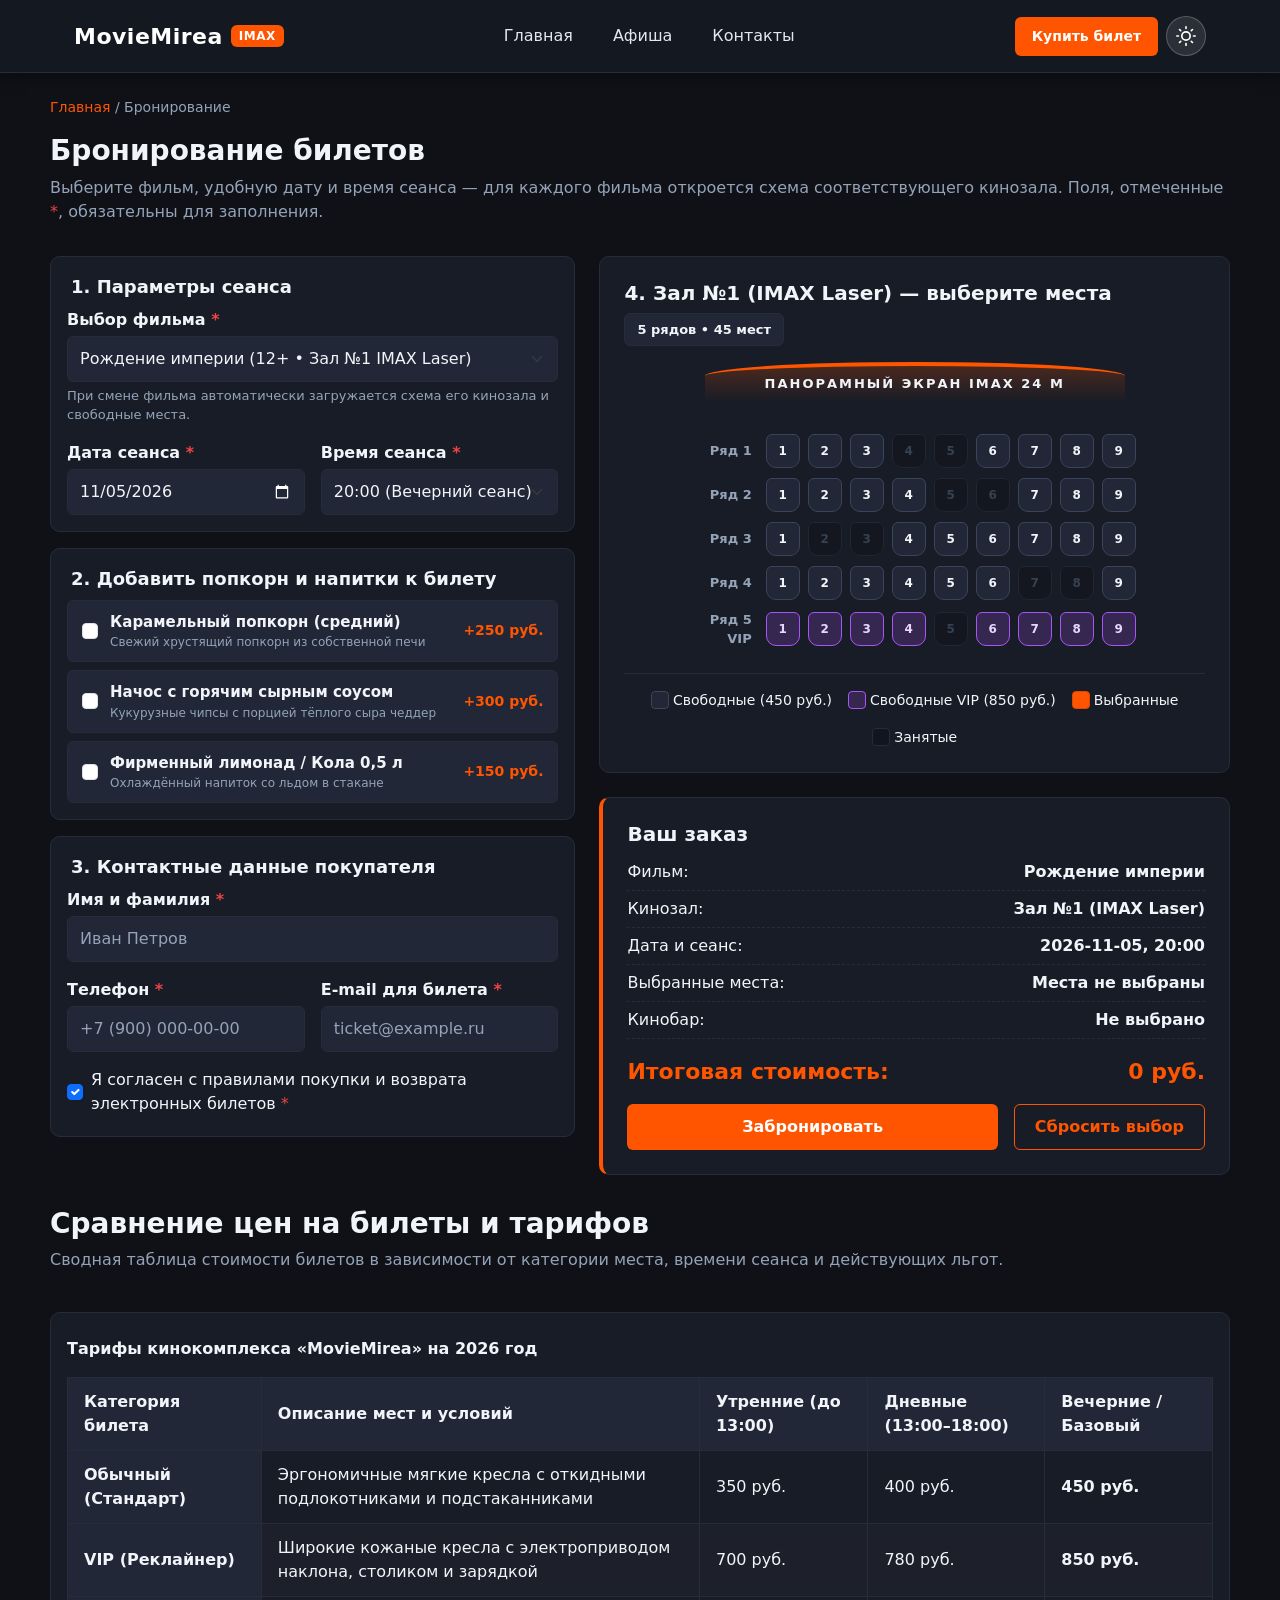
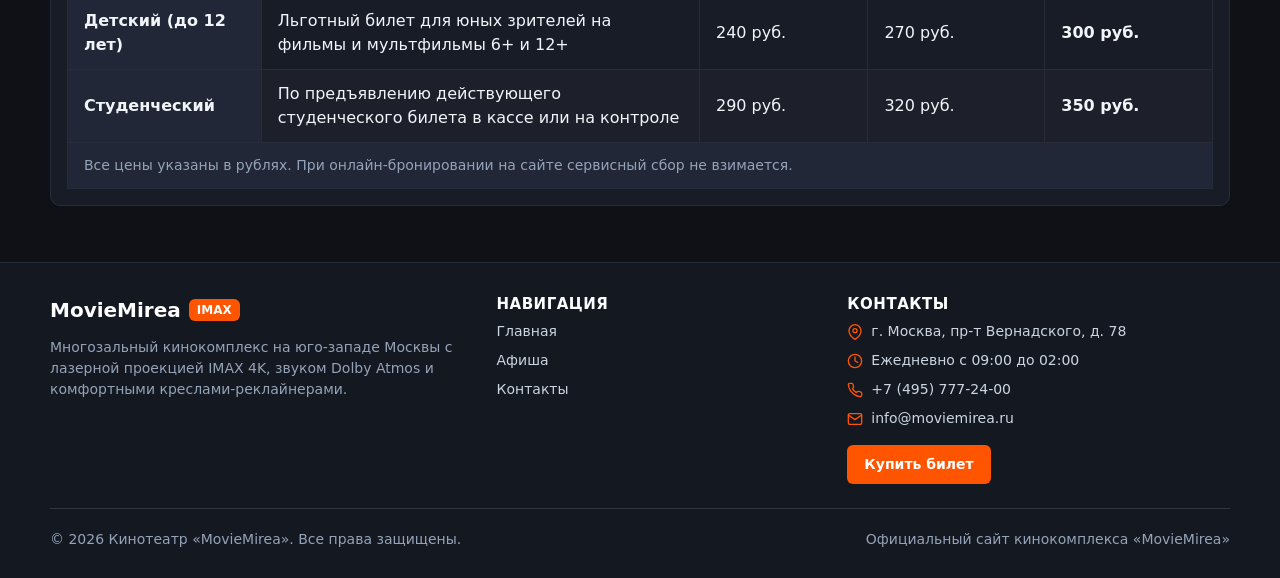
<file: booking.html>
<!DOCTYPE html>
<html lang="ru">
<head>
  <meta charset="UTF-8">
  <meta name="viewport" content="width=device-width, initial-scale=1.0">
  <meta name="description" content="Бронирование билетов в кинотеатре MovieMirea — выбор фильма, даты, сеанса и интерактивная схема зала с выбором мест для каждого фильма.">
  <title>Бронирование — Кинотеатр MovieMirea</title>
  <link href="https://cdn.jsdelivr.net/npm/bootstrap@5.3.3/dist/css/bootstrap.min.css" rel="stylesheet">
  <link rel="stylesheet" href="css/style.css?v=9">
  <script src="js/main.js?v=9" defer></script>
</head>
<body class="page">
  <header class="site-header">
    <div class="site-header__inner">
      <a class="site-header__logo" href="index.html">
        MovieMirea
        <span class="site-header__logo-badge">IMAX</span>
      </a>

      <nav class="site-nav" aria-label="Основная навигация">
        <ul class="site-nav__list">
          <li class="site-nav__item"><a class="site-nav__link" href="index.html">Главная</a></li>
          <li class="site-nav__item"><a class="site-nav__link" href="afisha.html">Афиша</a></li>
          <li class="site-nav__item"><a class="site-nav__link" href="contacts.html">Контакты</a></li>
        </ul>
      </nav>

      <div class="site-header__actions">
        <button class="button button--primary site-header__buy-btn js-quick-book" type="button" data-movie="Рождение империи">
          Купить билет
        </button>

        <button class="theme-toggle" type="button" id="theme-toggle" aria-label="Включить светлую тему" title="Включить светлую тему">
          <svg viewBox="0 0 24 24" aria-hidden="true">
            <circle cx="12" cy="12" r="5"></circle>
            <line x1="12" y1="1" x2="12" y2="3"></line>
            <line x1="12" y1="21" x2="12" y2="23"></line>
            <line x1="4.22" y1="4.22" x2="5.64" y2="5.64"></line>
            <line x1="18.36" y1="18.36" x2="19.78" y2="19.78"></line>
            <line x1="1" y1="12" x2="3" y2="12"></line>
            <line x1="21" y1="12" x2="23" y2="12"></line>
            <line x1="4.22" y1="19.78" x2="5.64" y2="18.36"></line>
            <line x1="18.36" y1="5.64" x2="19.78" y2="4.22"></line>
          </svg>
        </button>
      </div>
    </div>
  </header>

  <main class="page__main">
    <div class="success-message alert alert-success" id="success-message" role="status" hidden>
      <strong>Бронирование успешно оформлено!</strong> Код брони отправлен по SMS на указанный номер телефона. Ждём вас в кинотеатре «MovieMirea».
    </div>
    <nav class="breadcrumbs" aria-label="Хлебные крошки">
      <a class="breadcrumbs__link" href="index.html">Главная</a>
      <span class="breadcrumbs__current">Бронирование</span>
    </nav>

    <div class="success-message alert alert-success" id="booking-success-alert" role="status" hidden>
      <strong>Ваши билеты успешно забронированы!</strong> Номер заказа <strong>#MM-2026-481</strong>. QR-билеты отправлены на вашу электронную почту и по SMS.
    </div>

    <section class="section">
      <h1 class="section__title">Бронирование билетов</h1>
      <p class="section__text">
        Выберите фильм, удобную дату и время сеанса — для каждого фильма откроется схема соответствующего кинозала.
        Поля, отмеченные <span class="booking-form__required" aria-hidden="true">*</span>, обязательны для заполнения.
      </p>
    </section>

    <form id="booking-page-form" action="#" method="post" novalidate>
      <input type="hidden" id="booking-selected-seats" name="selected_seats" value="">

      <section class="booking-layout">
        <!-- Левая колонка: форма параметров сеанса и контактов -->
        <div class="booking-form-column">
          <fieldset class="booking-form__fieldset">
            <legend class="booking-form__legend">1. Параметры сеанса</legend>

            <div class="booking-form__field">
              <label class="booking-form__label" for="booking-movie">
                Выбор фильма <span class="booking-form__required" aria-hidden="true">*</span>
              </label>
              <select class="booking-form__select form-select" id="booking-movie" name="movie" required>
                <option value="Рождение империи">Рождение империи (12+ &bull; Зал №1 IMAX Laser)</option>
                <option value="Битва моторов">Битва моторов (12+ &bull; Зал №2 Dolby Atmos)</option>
                <option value="Барашек Шон и Чудище Лохматое">Барашек Шон и Чудище Лохматое (6+ &bull; Зал №3 Семейный)</option>
                <option value="Чудо-Юдо">Чудо-Юдо (6+ &bull; Зал №4 Комфорт)</option>
                <option value="Большие гонки. Пегас III">Большие гонки. Пегас III (16+ &bull; Зал №5 Драйв)</option>
                <option value="Зверь">Зверь (18+ &bull; Зал №6 VIP Lounge)</option>
                <option value="Голодные игры: Рассвет жатвы">Голодные игры: Рассвет жатвы (12+ &bull; Зал №1 IMAX Laser)</option>
                <option value="Чебурашка 3">Чебурашка 3 (6+ &bull; Зал №3 Семейный)</option>
              </select>
              <small class="booking-form__hint">При смене фильма автоматически загружается схема его кинозала и свободные места.</small>
            </div>

            <div class="row g-3">
              <div class="col-sm-6">
                <div class="booking-form__field mb-0">
                  <label class="booking-form__label" for="booking-date">
                    Дата сеанса <span class="booking-form__required" aria-hidden="true">*</span>
                  </label>
                  <input
                    class="booking-form__input form-control"
                    id="booking-date"
                    name="date"
                    type="date"
                    value="2026-11-05"
                    required
                  >
                </div>
              </div>

              <div class="col-sm-6">
                <div class="booking-form__field mb-0">
                  <label class="booking-form__label" for="booking-session">
                    Время сеанса <span class="booking-form__required" aria-hidden="true">*</span>
                  </label>
                  <select class="booking-form__select form-select" id="booking-session" name="session" required>
                    <option value="10:30">10:30 (Утренний)</option>
                    <option value="14:00">14:00 (Дневной)</option>
                    <option value="17:30">17:30 (Дневной)</option>
                    <option value="20:00" selected>20:00 (Вечерний сеанс)</option>
                    <option value="23:10">23:10 (Ночной показ)</option>
                  </select>
                </div>
              </div>
            </div>
          </fieldset>

          <fieldset class="booking-form__fieldset mb-0">
            <legend class="booking-form__legend">2. Добавить попкорн и напитки к билету</legend>

            <div class="snacks-list">
              <label class="snack-option">
                <span class="snack-option__left">
                  <input class="form-check-input mt-0 js-snack-checkbox" type="checkbox" name="snack" value="Карамельный попкорн (M)" data-price="250">
                  <span>
                    <strong class="snack-option__title">Карамельный попкорн (средний)</strong>
                    <small class="snack-option__desc">Свежий хрустящий попкорн из собственной печи</small>
                  </span>
                </span>
                <span class="snack-option__price">+250 руб.</span>
              </label>

              <label class="snack-option">
                <span class="snack-option__left">
                  <input class="form-check-input mt-0 js-snack-checkbox" type="checkbox" name="snack" value="Начос с сырным соусом" data-price="300">
                  <span>
                    <strong class="snack-option__title">Начос с горячим сырным соусом</strong>
                    <small class="snack-option__desc">Кукурузные чипсы с порцией тёплого сыра чеддер</small>
                  </span>
                </span>
                <span class="snack-option__price">+300 руб.</span>
              </label>

              <label class="snack-option">
                <span class="snack-option__left">
                  <input class="form-check-input mt-0 js-snack-checkbox" type="checkbox" name="snack" value="Напиток 0.5 л" data-price="150">
                  <span>
                    <strong class="snack-option__title">Фирменный лимонад / Кола 0,5 л</strong>
                    <small class="snack-option__desc">Охлаждённый напиток со льдом в стакане</small>
                  </span>
                </span>
                <span class="snack-option__price">+150 руб.</span>
              </label>
            </div>
          </fieldset>

          <fieldset class="booking-form__fieldset mb-0 mt-3">
            <legend class="booking-form__legend">3. Контактные данные покупателя</legend>

            <div class="booking-form__field">
              <label class="booking-form__label" for="booking-name">
                Имя и фамилия <span class="booking-form__required" aria-hidden="true">*</span>
              </label>
              <input
                class="booking-form__input form-control"
                id="booking-name"
                name="customer_name"
                type="text"
                minlength="2"
                placeholder="Иван Петров"
                autocomplete="name"
                required
              >
            </div>

            <div class="row g-3">
              <div class="col-sm-6">
                <div class="booking-form__field">
                  <label class="booking-form__label" for="booking-phone">
                    Телефон <span class="booking-form__required" aria-hidden="true">*</span>
                  </label>
                  <input
                    class="booking-form__input form-control"
                    id="booking-phone"
                    name="customer_phone"
                    type="tel"
                    inputmode="tel"
                    placeholder="+7 (900) 000-00-00"
                    autocomplete="tel"
                    required
                  >
                </div>
              </div>

              <div class="col-sm-6">
                <div class="booking-form__field">
                  <label class="booking-form__label" for="booking-email">
                    E-mail для билета <span class="booking-form__required" aria-hidden="true">*</span>
                  </label>
                  <input
                    class="booking-form__input form-control"
                    id="booking-email"
                    name="customer_email"
                    type="email"
                    placeholder="ticket@example.ru"
                    autocomplete="email"
                    required
                  >
                </div>
              </div>
            </div>

            <div class="booking-form__field booking-form__field--checkbox mb-0">
              <label class="booking-form__label" for="booking-agreement">
                <input class="form-check-input mt-0" id="booking-agreement" name="agreement" type="checkbox" required checked>
                <span>Я согласен с правилами покупки и возврата электронных билетов <span class="booking-form__required" aria-hidden="true">*</span></span>
              </label>
            </div>
          </fieldset>
        </div>

        <!-- Правая колонка: интерактивная схема зала и итоговая стоимость -->
        <div class="booking-hall-column">
          <div class="hall-card">
            <div class="d-flex justify-content-between align-items-center flex-wrap gap-2 mb-3">
              <h2 class="h5 fw-bold m-0" id="hall-title">4. Зал №1 (IMAX Laser) — выберите места</h2>
              <span class="hall-badge" id="hall-badge">5 рядов &bull; 45 мест</span>
            </div>
            <div class="hall-screen" id="hall-screen" aria-hidden="true">Экран IMAX 24 м</div>

            <div class="hall-grid" id="hall-grid" role="group" aria-label="Схема мест кинозала">
              <!-- Схема зала заполняется динамически в зависимости от выбранного фильма -->
            </div>

            <div class="hall-legend">
              <span class="hall-legend__item">
                <span class="hall-legend__swatch hall-legend__swatch--free" aria-hidden="true"></span>
                Свободные (450 руб.)
              </span>
              <span class="hall-legend__item">
                <span class="hall-legend__swatch hall-legend__swatch--vip" aria-hidden="true"></span>
                Свободные VIP (850 руб.)
              </span>
              <span class="hall-legend__item">
                <span class="hall-legend__swatch hall-legend__swatch--selected" aria-hidden="true"></span>
                Выбранные
              </span>
              <span class="hall-legend__item">
                <span class="hall-legend__swatch hall-legend__swatch--occupied" aria-hidden="true"></span>
                Занятые
              </span>
            </div>
          </div>

          <!-- Итоговая стоимость заказа -->
          <div class="order-summary">
            <h2 class="order-summary__title">Ваш заказ</h2>
            <ul class="order-summary__list">
              <li class="order-summary__item">
                <span>Фильм:</span>
                <strong id="summary-movie">Рождение империи</strong>
              </li>
              <li class="order-summary__item">
                <span>Кинозал:</span>
                <strong id="summary-hall">Зал №1 (IMAX Laser)</strong>
              </li>
              <li class="order-summary__item">
                <span>Дата и сеанс:</span>
                <strong id="summary-session">2026-11-05, 20:00</strong>
              </li>
              <li class="order-summary__item">
                <span>Выбранные места:</span>
                <strong id="summary-seats">Места не выбраны</strong>
              </li>
              <li class="order-summary__item">
                <span>Кинобар:</span>
                <strong id="summary-snacks">Не выбрано</strong>
              </li>
            </ul>

            <div class="order-summary__total">
              <span>Итоговая стоимость:</span>
              <span id="summary-total-price">0 руб.</span>
            </div>

            <p class="text-danger small mb-2" id="booking-seat-error" hidden>
              Пожалуйста, выберите хотя бы одно место на схеме зала.
            </p>

            <div class="booking-form__actions mt-3">
              <button class="button button--primary btn-lg flex-grow-1" type="submit">
                Забронировать
              </button>
              <button class="button button--secondary" type="reset">
                Сбросить выбор
              </button>
            </div>
          </div>
        </div>
      </section>
    </form>

    <section class="section" id="price-table-section">
      <div class="section__header">
        <div>
          <h2 class="section__title">Сравнение цен на билеты и тарифов</h2>
          <p class="section__text">
            Сводная таблица стоимости билетов в зависимости от категории места, времени сеанса и действующих льгот.
          </p>
        </div>
      </div>

      <div class="table-wrapper">
        <table class="price-table">
          <caption class="price-table__caption">Тарифы кинокомплекса «MovieMirea» на 2026 год</caption>
          <thead>
            <tr>
              <th class="price-table__cell price-table__cell--head" scope="col">Категория билета</th>
              <th class="price-table__cell price-table__cell--head" scope="col">Описание мест и условий</th>
              <th class="price-table__cell price-table__cell--head" scope="col">Утренние (до 13:00)</th>
              <th class="price-table__cell price-table__cell--head" scope="col">Дневные (13:00–18:00)</th>
              <th class="price-table__cell price-table__cell--head" scope="col">Вечерние / Базовый</th>
            </tr>
          </thead>
          <tbody>
            <tr>
              <th class="price-table__cell price-table__cell--head" scope="row">Обычный (Стандарт)</th>
              <td class="price-table__cell">Эргономичные мягкие кресла с откидными подлокотниками и подстаканниками</td>
              <td class="price-table__cell">350 руб.</td>
              <td class="price-table__cell">400 руб.</td>
              <td class="price-table__cell"><strong>450 руб.</strong></td>
            </tr>
            <tr>
              <th class="price-table__cell price-table__cell--head" scope="row">VIP (Реклайнер)</th>
              <td class="price-table__cell">Широкие кожаные кресла с электроприводом наклона, столиком и зарядкой</td>
              <td class="price-table__cell">700 руб.</td>
              <td class="price-table__cell">780 руб.</td>
              <td class="price-table__cell"><strong>850 руб.</strong></td>
            </tr>
            <tr>
              <th class="price-table__cell price-table__cell--head" scope="row">Детский (до 12 лет)</th>
              <td class="price-table__cell">Льготный билет для юных зрителей на фильмы и мультфильмы 6+ и 12+</td>
              <td class="price-table__cell">240 руб.</td>
              <td class="price-table__cell">270 руб.</td>
              <td class="price-table__cell"><strong>300 руб.</strong></td>
            </tr>
            <tr>
              <th class="price-table__cell price-table__cell--head" scope="row">Студенческий</th>
              <td class="price-table__cell">По предъявлению действующего студенческого билета в кассе или на контроле</td>
              <td class="price-table__cell">290 руб.</td>
              <td class="price-table__cell">320 руб.</td>
              <td class="price-table__cell"><strong>350 руб.</strong></td>
            </tr>
          </tbody>
          <tfoot>
            <tr>
              <td class="price-table__cell price-table__footer" colspan="5">
                Все цены указаны в рублях. При онлайн-бронировании на сайте сервисный сбор не взимается.
              </td>
            </tr>
          </tfoot>
        </table>
      </div>
    </section>
  </main>

  <footer class="site-footer">
    <div class="site-footer__inner">
      <div class="site-footer__grid">
        <div class="site-footer__col">
          <a class="site-footer__logo" href="index.html">
            MovieMirea
            <span class="site-header__logo-badge">IMAX</span>
          </a>
          <p class="site-footer__text">
            Многозальный кинокомплекс на юго-западе Москвы с лазерной проекцией IMAX 4K, звуком Dolby Atmos и комфортными креслами-реклайнерами.
          </p>
        </div>

        <nav class="site-footer__col" aria-label="Навигация в подвале">
          <h3 class="site-footer__title">Навигация</h3>
          <ul class="site-footer__list">
            <li class="site-footer__item"><a class="site-footer__link" href="index.html">Главная</a></li>
            <li class="site-footer__item"><a class="site-footer__link" href="afisha.html">Афиша</a></li>
            <li class="site-footer__item"><a class="site-footer__link" href="contacts.html">Контакты</a></li>
          </ul>
        </nav>

        <div class="site-footer__col">
          <h3 class="site-footer__title">Контакты</h3>
          <ul class="site-footer__list">
            <li class="site-footer__item site-footer__item--icon">
              <svg class="site-footer__icon" viewBox="0 0 24 24" aria-hidden="true">
                <path d="M21 10c0 7-9 13-9 13s-9-6-9-13a9 9 0 0 1 18 0z"></path>
                <circle cx="12" cy="10" r="3"></circle>
              </svg>
              <span>г. Москва, пр-т Вернадского, д. 78</span>
            </li>
            <li class="site-footer__item site-footer__item--icon">
              <svg class="site-footer__icon" viewBox="0 0 24 24" aria-hidden="true">
                <circle cx="12" cy="12" r="10"></circle>
                <polyline points="12 6 12 12 16 14"></polyline>
              </svg>
              <span>Ежедневно с 09:00 до 02:00</span>
            </li>
            <li class="site-footer__item site-footer__item--icon">
              <svg class="site-footer__icon" viewBox="0 0 24 24" aria-hidden="true">
                <path d="M22 16.92v3a2 2 0 0 1-2.18 2 19.79 19.79 0 0 1-8.63-3.07 19.5 19.5 0 0 1-6-6 19.79 19.79 0 0 1-3.07-8.67A2 2 0 0 1 4.11 2h3a2 2 0 0 1 2 1.72 12.84 12.84 0 0 0 .7 2.81 2 2 0 0 1-.45 2.11L8.09 9.91a16 16 0 0 0 6 6l1.27-1.27a2 2 0 0 1 2.11-.45 12.84 12.84 0 0 0 2.81.7A2 2 0 0 1 22 16.92z"></path>
              </svg>
              <a class="site-footer__link" href="tel:+74957772400">+7 (495) 777-24-00</a>
            </li>
            <li class="site-footer__item site-footer__item--icon">
              <svg class="site-footer__icon" viewBox="0 0 24 24" aria-hidden="true">
                <path d="M4 4h16c1.1 0 2 .9 2 2v12c0 1.1-.9 2-2 2H4c-1.1 0-2-.9-2-2V6c0-1.1.9-2 2-2z"></path>
                <polyline points="22,6 12,13 2,6"></polyline>
              </svg>
              <a class="site-footer__link" href="mailto:info@moviemirea.ru">info@moviemirea.ru</a>
            </li>
          </ul>
          <button class="button button--primary site-footer__book-btn js-quick-book" type="button" data-movie="Рождение империи">
            Купить билет
          </button>
        </div>
      </div>

      <div class="site-footer__bottom">
        <p class="site-footer__text">&copy; 2026 Кинотеатр «MovieMirea». Все права защищены.</p>
        <p class="site-footer__text">Официальный сайт кинокомплекса «MovieMirea»</p>
      </div>
    </div>
  </footer>

  <button class="button button--primary scroll-top" type="button" id="scroll-top" hidden aria-label="Наверх">
    Наверх
  </button>

  <dialog class="booking-dialog" id="quick-booking-dialog" aria-labelledby="quick-booking-title">
    <div class="booking-dialog__inner">
      <button class="booking-dialog__close" type="button" id="close-booking-dialog-cross" aria-label="Закрыть окно">&times;</button>
      <h2 class="booking-dialog__title" id="quick-booking-title">Быстрое бронирование</h2>
      <p class="booking-dialog__movie" id="dialog-movie-name">Вы выбрали: Рождение империи</p>

      <form class="booking-form" id="quick-booking-form" action="#" method="post" novalidate>
        <div class="booking-form__field">
          <label class="booking-form__label" for="quick-movie">
            Фильм <span class="booking-form__required" aria-hidden="true">*</span>
          </label>
          <select class="booking-form__select form-select" id="quick-movie" name="movie" required>
            <option value="Рождение империи">Рождение империи (12+)</option>
            <option value="Битва моторов">Битва моторов (12+)</option>
            <option value="Барашек Шон и Чудище Лохматое">Барашек Шон и Чудище Лохматое (6+)</option>
            <option value="Чудо-Юдо">Чудо-Юдо (6+)</option>
            <option value="Большие гонки. Пегас III">Большие гонки. Пегас III (16+)</option>
            <option value="Зверь">Зверь (18+)</option>
            <option value="Голодные игры: Рассвет жатвы">Голодные игры: Рассвет жатвы (12+)</option>
            <option value="Чебурашка 3">Чебурашка 3 (6+)</option>
          </select>
        </div>

        <div class="row g-3">
          <div class="col-sm-6">
            <div class="booking-form__field">
              <label class="booking-form__label" for="quick-session">
                Сеанс <span class="booking-form__required" aria-hidden="true">*</span>
              </label>
              <select class="booking-form__select form-select" id="quick-session" name="session" required>
                <option value="12:30">12:30 (Дневной)</option>
                <option value="16:00">16:00 (Дневной)</option>
                <option value="19:30" selected>19:30 (Вечерний IMAX)</option>
                <option value="22:15">22:15 (Ночной VIP)</option>
              </select>
            </div>
          </div>

          <div class="col-sm-6">
            <div class="booking-form__field">
              <label class="booking-form__label" for="quick-tickets">
                Количество билетов <span class="booking-form__required" aria-hidden="true">*</span>
              </label>
              <input
                class="booking-form__input form-control"
                id="quick-tickets"
                name="tickets"
                type="number"
                min="1"
                max="10"
                value="2"
                required
              >
            </div>
          </div>
        </div>

        <div class="booking-form__field">
          <label class="booking-form__label" for="quick-name">
            Ваше имя <span class="booking-form__required" aria-hidden="true">*</span>
          </label>
          <input
            class="booking-form__input form-control"
            id="quick-name"
            name="name"
            type="text"
            placeholder="Введите ваше имя"
            minlength="2"
            autocomplete="given-name"
            required
          >
        </div>

        <div class="booking-form__field">
          <label class="booking-form__label" for="quick-phone">
            Телефон для SMS с билетом <span class="booking-form__required" aria-hidden="true">*</span>
          </label>
          <input
            class="booking-form__input form-control"
            id="quick-phone"
            name="phone"
            type="tel"
            inputmode="tel"
            placeholder="+7 (900) 000-00-00"
            required
          >
          <small class="booking-form__hint">Мы отправим номер брони по SMS за 30 минут до начала сеанса.</small>
        </div>

        <div class="booking-form__field booking-form__field--checkbox">
          <label class="booking-form__label" for="quick-agreement">
            <input class="booking-form__checkbox form-check-input mt-0" id="quick-agreement" name="agreement" type="checkbox" required checked>
            <span>Согласен с правилами посещения кинотеатра и обработкой данных <span class="booking-form__required" aria-hidden="true">*</span></span>
          </label>
        </div>

        <div class="booking-form__actions">
          <button class="button button--primary" type="submit">Подтвердить бронь</button>
          <button class="button button--secondary" type="reset">Очистить</button>
          <button class="button button--secondary" type="button" id="close-booking-dialog">Закрыть</button>
        </div>
      </form>
    </div>
  </dialog>
</body>
</html>
</file>
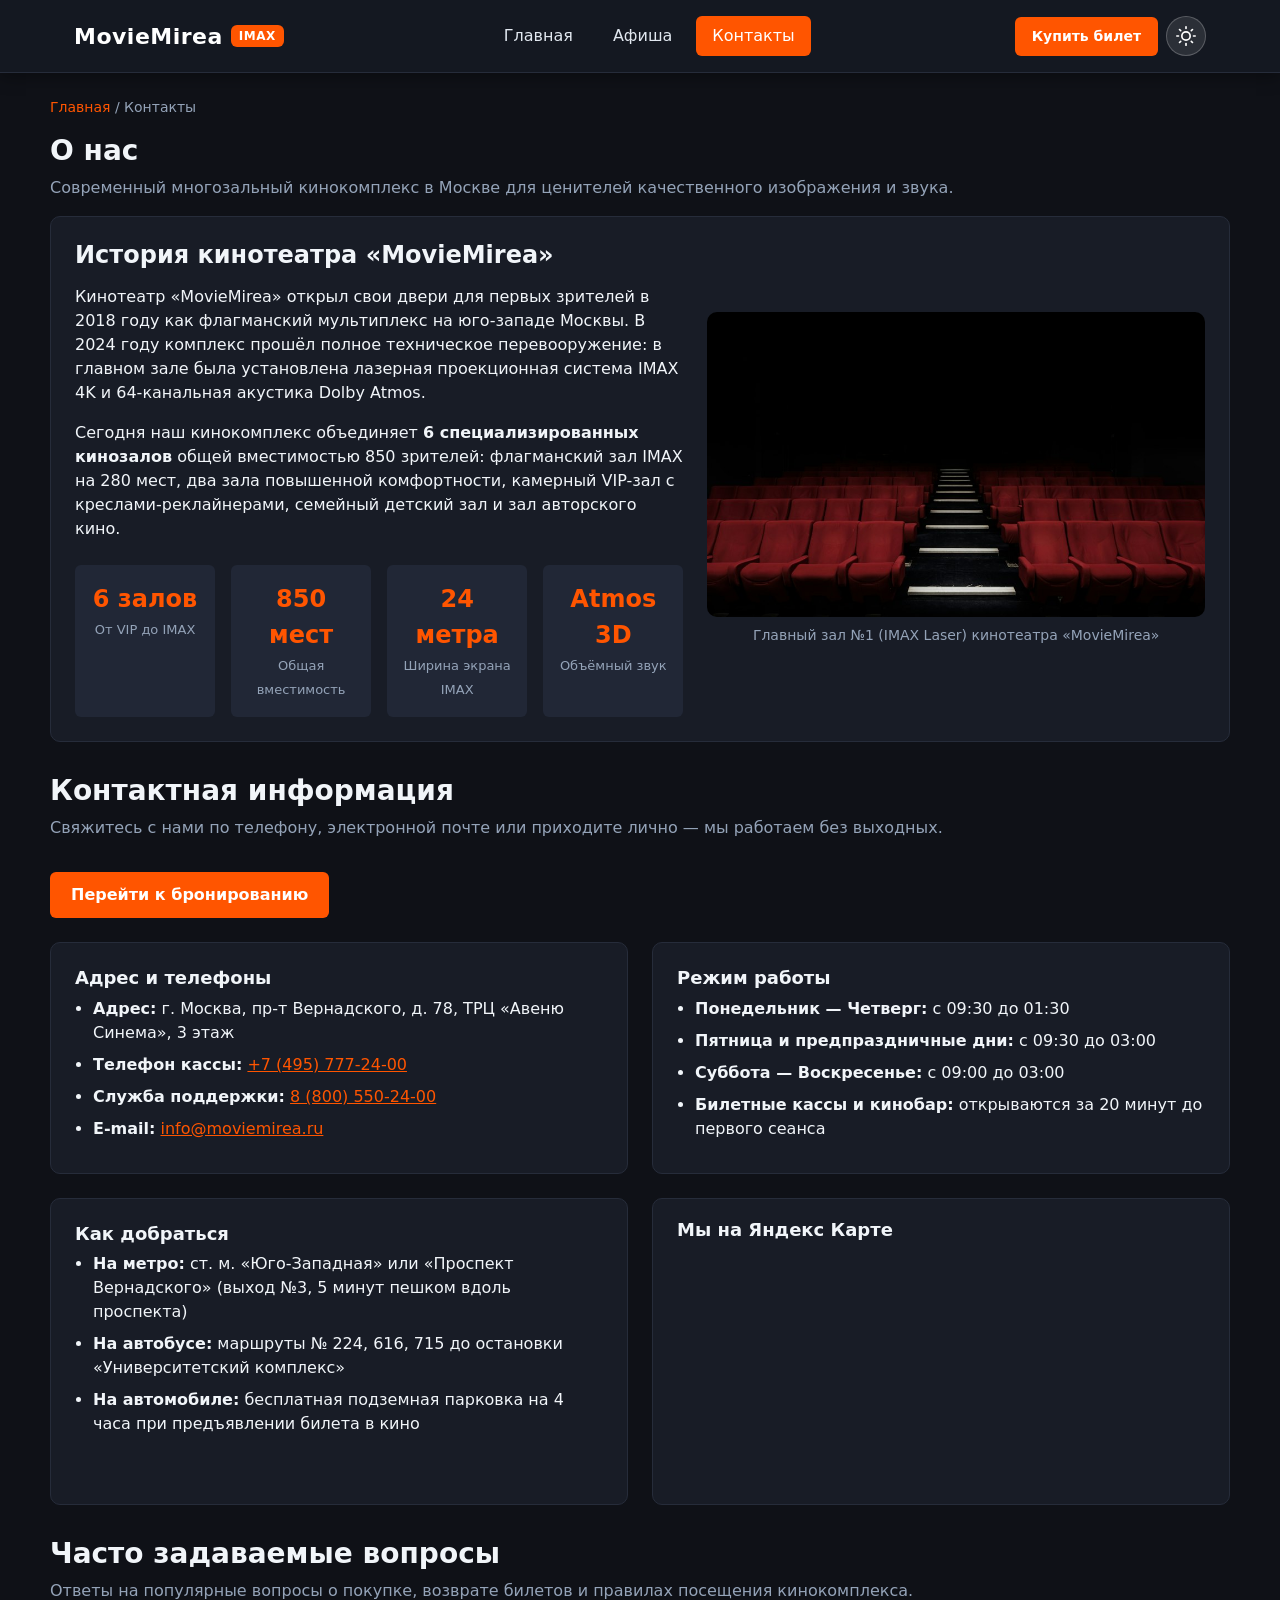
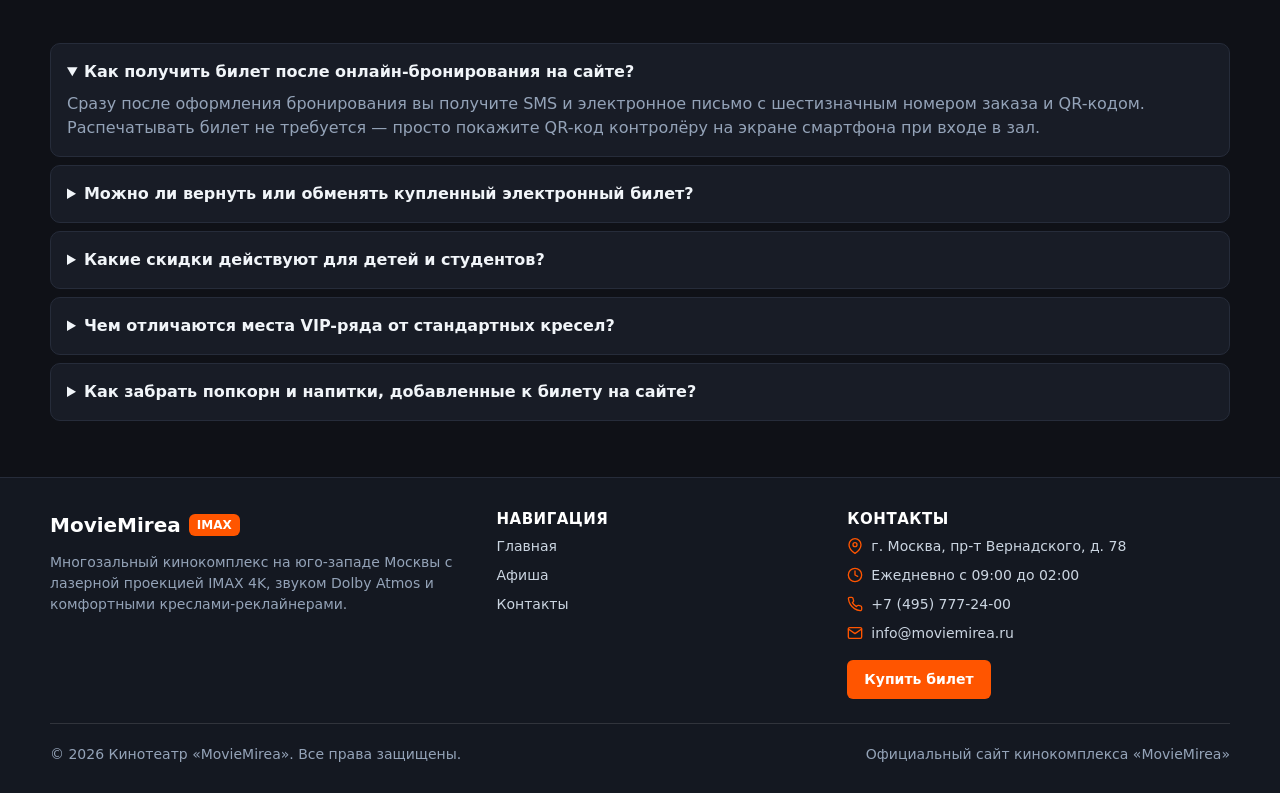
<file: contacts.html>
<!DOCTYPE html>
<html lang="ru">
<head>
  <meta charset="UTF-8">
  <meta name="viewport" content="width=device-width, initial-scale=1.0">
  <meta name="description" content="О кинотеатре MovieMirea — история, количество залов, фотография зала и контактная информация.">
  <title>Контакты — Кинотеатр MovieMirea</title>
  <link href="https://cdn.jsdelivr.net/npm/bootstrap@5.3.3/dist/css/bootstrap.min.css" rel="stylesheet">
  <link rel="stylesheet" href="css/style.css?v=9">
  <script src="js/main.js?v=9" defer></script>
</head>
<body class="page">
  <header class="site-header">
    <div class="site-header__inner">
      <a class="site-header__logo" href="index.html">
        MovieMirea
        <span class="site-header__logo-badge">IMAX</span>
      </a>

      <nav class="site-nav" aria-label="Основная навигация">
        <ul class="site-nav__list">
          <li class="site-nav__item"><a class="site-nav__link" href="index.html">Главная</a></li>
          <li class="site-nav__item"><a class="site-nav__link" href="afisha.html">Афиша</a></li>
          <li class="site-nav__item"><a class="site-nav__link site-nav__link--active" href="contacts.html">Контакты</a></li>
        </ul>
      </nav>

      <div class="site-header__actions">
        <button class="button button--primary site-header__buy-btn js-quick-book" type="button" data-movie="Рождение империи">
          Купить билет
        </button>

        <button class="theme-toggle" type="button" id="theme-toggle" aria-label="Включить светлую тему" title="Включить светлую тему">
          <svg viewBox="0 0 24 24" aria-hidden="true">
            <circle cx="12" cy="12" r="5"></circle>
            <line x1="12" y1="1" x2="12" y2="3"></line>
            <line x1="12" y1="21" x2="12" y2="23"></line>
            <line x1="4.22" y1="4.22" x2="5.64" y2="5.64"></line>
            <line x1="18.36" y1="18.36" x2="19.78" y2="19.78"></line>
            <line x1="1" y1="12" x2="3" y2="12"></line>
            <line x1="21" y1="12" x2="23" y2="12"></line>
            <line x1="4.22" y1="19.78" x2="5.64" y2="18.36"></line>
            <line x1="18.36" y1="5.64" x2="19.78" y2="4.22"></line>
          </svg>
        </button>
      </div>
    </div>
  </header>

  <main class="page__main">
    <div class="success-message alert alert-success" id="success-message" role="status" hidden>
      <strong>Бронирование успешно оформлено!</strong> Код брони отправлен по SMS на указанный номер телефона. Ждём вас в кинотеатре «MovieMirea».
    </div>
    <nav class="breadcrumbs" aria-label="Хлебные крошки">
      <a class="breadcrumbs__link" href="index.html">Главная</a>
      <span class="breadcrumbs__current">Контакты</span>
    </nav>

    <section class="section" id="about">
      <h1 class="section__title">О нас</h1>
      <p class="section__text">
        Современный многозальный кинокомплекс в Москве для ценителей качественного изображения и звука.
      </p>

      <div class="about-cinema">
        <div class="about-cinema__content">
          <h2 class="h4 fw-bold mb-3">История кинотеатра «MovieMirea»</h2>
          <p>
            Кинотеатр «MovieMirea» открыл свои двери для первых зрителей в 2018 году как флагманский мультиплекс
            на юго-западе Москвы. В 2024 году комплекс прошёл полное техническое перевооружение: в главном зале
            была установлена лазерная проекционная система IMAX 4K и 64-канальная акустика Dolby Atmos.
          </p>
          <p class="mb-0">
            Сегодня наш кинокомплекс объединяет <strong>6 специализированных кинозалов</strong> общей вместимостью
            850 зрителей: флагманский зал IMAX на 280 мест, два зала повышенной комфортности, камерный VIP-зал с
            креслами-реклайнерами, семейный детский зал и зал авторского кино.
          </p>

          <div class="cinema-stats">
            <div class="cinema-stats__item">
              <span class="cinema-stats__value">6 залов</span>
              <span class="cinema-stats__label">От VIP до IMAX</span>
            </div>
            <div class="cinema-stats__item">
              <span class="cinema-stats__value">850 мест</span>
              <span class="cinema-stats__label">Общая вместимость</span>
            </div>
            <div class="cinema-stats__item">
              <span class="cinema-stats__value">24 метра</span>
              <span class="cinema-stats__label">Ширина экрана IMAX</span>
            </div>
            <div class="cinema-stats__item">
              <span class="cinema-stats__value">Atmos 3D</span>
              <span class="cinema-stats__label">Объёмный звук</span>
            </div>
          </div>
        </div>

        <figure class="m-0">
          <img
            class="about-cinema__image"
            src="images/cinema-hall.jpg"
            alt="Интерьер главного кинозала кинотеатра MovieMirea с удобными креслами"
            width="900"
            height="550"
          >
          <figcaption class="text-muted small mt-2 text-center">
            Главный зал №1 (IMAX Laser) кинотеатра «MovieMirea»
          </figcaption>
        </figure>
      </div>
    </section>

    <section class="section" id="contact-info">
      <div class="section__header">
        <div>
          <h2 class="section__title">Контактная информация</h2>
          <p class="section__text">
            Свяжитесь с нами по телефону, электронной почте или приходите лично — мы работаем без выходных.
          </p>
        </div>
        <a class="button button--primary" href="booking.html">Перейти к бронированию</a>
      </div>

      <div class="contacts-grid">
        <article class="contact-card">
          <h3 class="contact-card__title">Адрес и телефоны</h3>
          <ul class="contacts-list">
            <li class="contacts-list__item"><strong>Адрес:</strong> г. Москва, пр-т Вернадского, д. 78, ТРЦ «Авеню Синема», 3 этаж</li>
            <li class="contacts-list__item"><strong>Телефон кассы:</strong> <a href="tel:+74957772400">+7 (495) 777-24-00</a></li>
            <li class="contacts-list__item"><strong>Служба поддержки:</strong> <a href="tel:+78005502400">8 (800) 550-24-00</a></li>
            <li class="contacts-list__item"><strong>E-mail:</strong> <a href="mailto:info@moviemirea.ru">info@moviemirea.ru</a></li>
          </ul>
        </article>

        <article class="contact-card">
          <h3 class="contact-card__title">Режим работы</h3>
          <ul class="contacts-list">
            <li class="contacts-list__item"><strong>Понедельник — Четверг:</strong> с 09:30 до 01:30</li>
            <li class="contacts-list__item"><strong>Пятница и предпраздничные дни:</strong> с 09:30 до 03:00</li>
            <li class="contacts-list__item"><strong>Суббота — Воскресенье:</strong> с 09:00 до 03:00</li>
            <li class="contacts-list__item"><strong>Билетные кассы и кинобар:</strong> открываются за 20 минут до первого сеанса</li>
          </ul>
        </article>

        <article class="contact-card">
          <h3 class="contact-card__title">Как добраться</h3>
          <ul class="contacts-list">
            <li class="contacts-list__item"><strong>На метро:</strong> ст. м. «Юго-Западная» или «Проспект Вернадского» (выход №3, 5 минут пешком вдоль проспекта)</li>
            <li class="contacts-list__item"><strong>На автобусе:</strong> маршруты № 224, 616, 715 до остановки «Университетский комплекс»</li>
            <li class="contacts-list__item"><strong>На автомобиле:</strong> бесплатная подземная парковка на 4 часа при предъявлении билета в кино</li>
          </ul>
        </article>

        <article class="contact-card contact-card--map">
          <h3 class="contact-card__title px-2 pt-1">Мы на Яндекс Карте</h3>
          <iframe
            class="contact-map"
            src="https://yandex.ru/map-widget/v1/?ll=37.480098%2C55.669956&z=16&pt=37.480098,55.669956,pm2rdm"
            title="Интерактивная Яндекс Карта — г. Москва, пр-т Вернадского, д. 78"
            loading="lazy"
            allowfullscreen
          ></iframe>
        </article>
      </div>
    </section>

    <section class="section faq" id="faq">
      <div class="section__header">
        <div>
          <h2 class="section__title">Часто задаваемые вопросы</h2>
          <p class="section__text">Ответы на популярные вопросы о покупке, возврате билетов и правилах посещения кинокомплекса.</p>
        </div>
      </div>

      <details class="faq__item" open>
        <summary class="faq__question">Как получить билет после онлайн-бронирования на сайте?</summary>
        <p class="faq__answer">
          Сразу после оформления бронирования вы получите SMS и электронное письмо с шестизначным номером заказа и QR-кодом. Распечатывать билет не требуется — просто покажите QR-код контролёру на экране смартфона при входе в зал.
        </p>
      </details>

      <details class="faq__item">
        <summary class="faq__question">Можно ли вернуть или обменять купленный электронный билет?</summary>
        <p class="faq__answer">
          Да, возврат полной стоимости электронного билета возможен не позднее чем за 30 минут до начала выбранного сеанса по ссылке из письма с заказом или через обращение в службу поддержки кинотеатра.
        </p>
      </details>

      <details class="faq__item">
        <summary class="faq__question">Какие скидки действуют для детей и студентов?</summary>
        <p class="faq__answer">
          Детский тариф действует для зрителей до 12 лет включительно на сеансы с возрастным рейтингом 6+ и 12+. Студенческий тариф предоставляется при предъявлении действующего студенческого билета.
        </p>
      </details>

      <details class="faq__item">
        <summary class="faq__question">Чем отличаются места VIP-ряда от стандартных кресел?</summary>
        <p class="faq__answer">
          Места категории VIP расположены в лучших верхних рядах зала и оборудованы широкими кожаными креслами-реклайнерами с электроприводом спинки и подставки для ног, индивидуальным столиком и беспроводной зарядкой.
        </p>
      </details>

      <details class="faq__item">
        <summary class="faq__question">Как забрать попкорн и напитки, добавленные к билету на сайте?</summary>
        <p class="faq__answer">
          Заказанные на сайте наборы кинобара готовятся ко времени вашего сеанса. Вы можете забрать их без очереди на отдельной стойке «Онлайн-выдача» по номеру вашего билета.
        </p>
      </details>
    </section>
  </main>

  <footer class="site-footer">
    <div class="site-footer__inner">
      <div class="site-footer__grid">
        <div class="site-footer__col">
          <a class="site-footer__logo" href="index.html">
            MovieMirea
            <span class="site-header__logo-badge">IMAX</span>
          </a>
          <p class="site-footer__text">
            Многозальный кинокомплекс на юго-западе Москвы с лазерной проекцией IMAX 4K, звуком Dolby Atmos и комфортными креслами-реклайнерами.
          </p>
        </div>

        <nav class="site-footer__col" aria-label="Навигация в подвале">
          <h3 class="site-footer__title">Навигация</h3>
          <ul class="site-footer__list">
            <li class="site-footer__item"><a class="site-footer__link" href="index.html">Главная</a></li>
            <li class="site-footer__item"><a class="site-footer__link" href="afisha.html">Афиша</a></li>
            <li class="site-footer__item"><a class="site-footer__link" href="contacts.html">Контакты</a></li>
          </ul>
        </nav>

        <div class="site-footer__col">
          <h3 class="site-footer__title">Контакты</h3>
          <ul class="site-footer__list">
            <li class="site-footer__item site-footer__item--icon">
              <svg class="site-footer__icon" viewBox="0 0 24 24" aria-hidden="true">
                <path d="M21 10c0 7-9 13-9 13s-9-6-9-13a9 9 0 0 1 18 0z"></path>
                <circle cx="12" cy="10" r="3"></circle>
              </svg>
              <span>г. Москва, пр-т Вернадского, д. 78</span>
            </li>
            <li class="site-footer__item site-footer__item--icon">
              <svg class="site-footer__icon" viewBox="0 0 24 24" aria-hidden="true">
                <circle cx="12" cy="12" r="10"></circle>
                <polyline points="12 6 12 12 16 14"></polyline>
              </svg>
              <span>Ежедневно с 09:00 до 02:00</span>
            </li>
            <li class="site-footer__item site-footer__item--icon">
              <svg class="site-footer__icon" viewBox="0 0 24 24" aria-hidden="true">
                <path d="M22 16.92v3a2 2 0 0 1-2.18 2 19.79 19.79 0 0 1-8.63-3.07 19.5 19.5 0 0 1-6-6 19.79 19.79 0 0 1-3.07-8.67A2 2 0 0 1 4.11 2h3a2 2 0 0 1 2 1.72 12.84 12.84 0 0 0 .7 2.81 2 2 0 0 1-.45 2.11L8.09 9.91a16 16 0 0 0 6 6l1.27-1.27a2 2 0 0 1 2.11-.45 12.84 12.84 0 0 0 2.81.7A2 2 0 0 1 22 16.92z"></path>
              </svg>
              <a class="site-footer__link" href="tel:+74957772400">+7 (495) 777-24-00</a>
            </li>
            <li class="site-footer__item site-footer__item--icon">
              <svg class="site-footer__icon" viewBox="0 0 24 24" aria-hidden="true">
                <path d="M4 4h16c1.1 0 2 .9 2 2v12c0 1.1-.9 2-2 2H4c-1.1 0-2-.9-2-2V6c0-1.1.9-2 2-2z"></path>
                <polyline points="22,6 12,13 2,6"></polyline>
              </svg>
              <a class="site-footer__link" href="mailto:info@moviemirea.ru">info@moviemirea.ru</a>
            </li>
          </ul>
          <button class="button button--primary site-footer__book-btn js-quick-book" type="button" data-movie="Рождение империи">
            Купить билет
          </button>
        </div>
      </div>

      <div class="site-footer__bottom">
        <p class="site-footer__text">&copy; 2026 Кинотеатр «MovieMirea». Все права защищены.</p>
        <p class="site-footer__text">Официальный сайт кинокомплекса «MovieMirea»</p>
      </div>
    </div>
  </footer>

  <button class="button button--primary scroll-top" type="button" id="scroll-top" hidden aria-label="Наверх">
    Наверх
  </button>

  <dialog class="booking-dialog" id="quick-booking-dialog" aria-labelledby="quick-booking-title">
    <div class="booking-dialog__inner">
      <button class="booking-dialog__close" type="button" id="close-booking-dialog-cross" aria-label="Закрыть окно">&times;</button>
      <h2 class="booking-dialog__title" id="quick-booking-title">Быстрое бронирование</h2>
      <p class="booking-dialog__movie" id="dialog-movie-name">Вы выбрали: Рождение империи</p>

      <form class="booking-form" id="quick-booking-form" action="#" method="post" novalidate>
        <div class="booking-form__field">
          <label class="booking-form__label" for="quick-movie">
            Фильм <span class="booking-form__required" aria-hidden="true">*</span>
          </label>
          <select class="booking-form__select form-select" id="quick-movie" name="movie" required>
            <option value="Рождение империи">Рождение империи (12+)</option>
            <option value="Битва моторов">Битва моторов (12+)</option>
            <option value="Барашек Шон и Чудище Лохматое">Барашек Шон и Чудище Лохматое (6+)</option>
            <option value="Чудо-Юдо">Чудо-Юдо (6+)</option>
            <option value="Большие гонки. Пегас III">Большие гонки. Пегас III (16+)</option>
            <option value="Зверь">Зверь (18+)</option>
            <option value="Голодные игры: Рассвет жатвы">Голодные игры: Рассвет жатвы (12+)</option>
            <option value="Чебурашка 3">Чебурашка 3 (6+)</option>
          </select>
        </div>

        <div class="row g-3">
          <div class="col-sm-6">
            <div class="booking-form__field">
              <label class="booking-form__label" for="quick-session">
                Сеанс <span class="booking-form__required" aria-hidden="true">*</span>
              </label>
              <select class="booking-form__select form-select" id="quick-session" name="session" required>
                <option value="12:30">12:30 (Дневной)</option>
                <option value="16:00">16:00 (Дневной)</option>
                <option value="19:30" selected>19:30 (Вечерний IMAX)</option>
                <option value="22:15">22:15 (Ночной VIP)</option>
              </select>
            </div>
          </div>

          <div class="col-sm-6">
            <div class="booking-form__field">
              <label class="booking-form__label" for="quick-tickets">
                Количество билетов <span class="booking-form__required" aria-hidden="true">*</span>
              </label>
              <input
                class="booking-form__input form-control"
                id="quick-tickets"
                name="tickets"
                type="number"
                min="1"
                max="10"
                value="2"
                required
              >
            </div>
          </div>
        </div>

        <div class="booking-form__field">
          <label class="booking-form__label" for="quick-name">
            Ваше имя <span class="booking-form__required" aria-hidden="true">*</span>
          </label>
          <input
            class="booking-form__input form-control"
            id="quick-name"
            name="name"
            type="text"
            placeholder="Введите ваше имя"
            minlength="2"
            autocomplete="given-name"
            required
          >
        </div>

        <div class="booking-form__field">
          <label class="booking-form__label" for="quick-phone">
            Телефон для SMS с билетом <span class="booking-form__required" aria-hidden="true">*</span>
          </label>
          <input
            class="booking-form__input form-control"
            id="quick-phone"
            name="phone"
            type="tel"
            inputmode="tel"
            placeholder="+7 (900) 000-00-00"
            required
          >
          <small class="booking-form__hint">Мы отправим номер брони по SMS за 30 минут до начала сеанса.</small>
        </div>

        <div class="booking-form__field booking-form__field--checkbox">
          <label class="booking-form__label" for="quick-agreement">
            <input class="booking-form__checkbox form-check-input mt-0" id="quick-agreement" name="agreement" type="checkbox" required checked>
            <span>Согласен с правилами посещения кинотеатра и обработкой данных <span class="booking-form__required" aria-hidden="true">*</span></span>
          </label>
        </div>

        <div class="booking-form__actions">
          <button class="button button--primary" type="submit">Подтвердить бронь</button>
          <button class="button button--secondary" type="reset">Очистить</button>
          <button class="button button--secondary" type="button" id="close-booking-dialog">Закрыть</button>
        </div>
      </form>
    </div>
  </dialog>
</body>
</html>
</file>
<file: css/style.css>
/* ===============================
   1. Переменные проекта
   =============================== */

:root {
  /* Основные цвета проекта — Тёмная тема «Настоящий Кинозал» (по умолчанию) */
  --color-bg: #0f1117;
  --color-text: #f1f5f9;
  --color-muted: #94a3b8;
  --color-primary: #ff5500;
  --color-primary-dark: #e04800;
  --color-accent: #141821;
  --color-border: #262c3a;
  --color-surface: #181c26;
  --color-surface-alt: #212736;
  --color-surface-accent: #241914;
  --color-danger: #ef4444;
  --color-success: #22c55e;
  --color-success-bg: #12281c;
  --color-success-text: #86efac;
  --color-warning: #f59e0b;
  --color-warning-bg: #291d0a;
  --color-warning-text: #fde68a;
  --color-vip: #a855f7;
  --color-vip-bg: rgba(168, 85, 247, 0.2);
  --color-vip-text: #e9d5ff;
  --color-seat-border: #3b4459;
  --color-seat-occupied-bg: #12151d;
  --color-seat-occupied-border: #262c3a;
  --color-seat-occupied-text: #475569;
  --color-white: #ffffff;
  --scheme-mode: dark;

  /* Отступы */
  --space-xs: 4px;
  --space-sm: 8px;
  --space-md: 16px;
  --space-lg: 24px;
  --space-xl: 32px;
  --space-2xl: 48px;

  /* Скругления */
  --radius-sm: 6px;
  --radius-md: 10px;
  --radius-lg: 16px;

  /* Размеры */
  --container-width: 1180px;
}

/* Светлая тема при переключении */
html[data-theme="light"] {
  --color-bg: #f8f9fc;
  --color-text: #1c1f26;
  --color-muted: #5c6474;
  --color-primary: #e04800;
  --color-primary-dark: #b83700;
  --color-accent: #1e293b;
  --color-border: #dce1eb;
  --color-surface: #ffffff;
  --color-surface-alt: #f1f4f9;
  --color-surface-accent: #fff4ed;
  --color-danger: #c62828;
  --color-success: #168a2f;
  --color-success-bg: #eefaf0;
  --color-success-text: #14532d;
  --color-warning: #d97706;
  --color-warning-bg: #fffbeb;
  --color-warning-text: #92400e;
  --color-vip: #7c3aed;
  --color-vip-bg: #f3e8ff;
  --color-vip-text: #5b21b6;
  --color-seat-border: #94a3b8;
  --color-seat-occupied-bg: #cbd5e1;
  --color-seat-occupied-border: #94a3b8;
  --color-seat-occupied-text: #64748b;
  --scheme-mode: light;
}

/* ===============================
   2. Базовые стили
   =============================== */

* {
  box-sizing: border-box;
}

html {
  scroll-behavior: smooth;
}

body {
  margin: 0;
  font-family: system-ui, -apple-system, "Segoe UI", Roboto, Arial, sans-serif;
  line-height: 1.5;
  color: var(--color-text);
  background-color: var(--color-bg);
}

a {
  color: var(--color-primary);
  transition: color 0.2s ease, background-color 0.2s ease;
}

a:hover {
  color: var(--color-primary-dark);
}

a:focus-visible {
  outline: 2px solid var(--color-primary);
  outline-offset: 3px;
}

:target {
  outline: 2px dashed var(--color-primary);
  outline-offset: 4px;
}

/* ===============================
   3. Блок page
   =============================== */

.page {
  min-height: 100vh;
  display: flex;
  flex-direction: column;
}

.page__main {
  flex: 1;
  padding: var(--space-lg) var(--space-md);
}

/*
  Модификатор фиксирует страницу,
  когда открыто модальное окно.
*/
.page--locked {
  position: fixed;
  width: 100%;
  overflow-y: scroll;
}

/* ===============================
   4. Шапка и навигация
   =============================== */

.site-header {
  background-color: var(--color-accent);
  color: var(--color-white);
  border-bottom: 1px solid var(--color-border);
  box-shadow: 0 4px 16px rgba(0, 0, 0, 0.35);
}

.site-header__inner {
  display: flex;
  justify-content: space-between;
  align-items: center;
  flex-wrap: wrap;
  gap: var(--space-md);
  max-width: var(--container-width);
  margin: 0 auto;
  padding: var(--space-md) var(--space-lg);
}

.site-header__logo {
  display: inline-flex;
  align-items: center;
  gap: var(--space-sm);
  font-size: 22px;
  font-weight: 800;
  letter-spacing: 0.5px;
  color: var(--color-white);
  text-decoration: none;
}

.site-header__logo:hover {
  color: var(--color-primary);
}

.site-header__logo-badge {
  display: inline-block;
  padding: 2px 8px;
  font-size: 12px;
  font-weight: 700;
  text-transform: uppercase;
  background-color: var(--color-primary);
  color: var(--color-white);
  border-radius: var(--radius-sm);
}

.site-nav__list {
  display: flex;
  flex-wrap: wrap;
  justify-content: center;
  align-items: center;
  gap: var(--space-sm);
  margin: 0;
  padding: 0;
  list-style: none;
}

.site-nav__link {
  display: inline-block;
  padding: var(--space-sm) var(--space-md);
  color: #e2e8f0;
  text-decoration: none;
  font-weight: 500;
  border-radius: var(--radius-sm);
}

.site-nav__link:hover {
  color: var(--color-white);
  background-color: rgba(255, 255, 255, 0.12);
}

.site-nav__link:focus-visible {
  outline: 2px solid var(--color-white);
  outline-offset: 2px;
}

.site-nav__link--active {
  color: var(--color-white);
  background-color: var(--color-primary);
}

.site-nav__link--active:hover {
  background-color: var(--color-primary-dark);
}

.theme-toggle {
  display: inline-flex;
  align-items: center;
  justify-content: center;
  width: 40px;
  height: 40px;
  padding: 0;
  color: var(--color-white);
  background-color: rgba(255, 255, 255, 0.1);
  border: 1px solid rgba(255, 255, 255, 0.22);
  border-radius: 50%;
  cursor: pointer;
  transition: background-color 0.2s ease, border-color 0.2s ease, transform 0.2s ease;
}

.theme-toggle svg {
  width: 20px;
  height: 20px;
  fill: none;
  stroke: currentColor;
  stroke-width: 2;
  stroke-linecap: round;
  stroke-linejoin: round;
}

.theme-toggle:hover {
  color: var(--color-primary);
  background-color: rgba(255, 255, 255, 0.16);
  border-color: var(--color-primary);
  transform: rotate(12deg);
}

.theme-toggle:focus-visible {
  outline: 2px solid var(--color-primary);
  outline-offset: 2px;
}

/* ===============================
   5. Хлебные крошки
   =============================== */

.breadcrumbs {
  max-width: var(--container-width);
  margin: 0 auto var(--space-md);
  font-size: 14px;
  color: var(--color-muted);
}

.breadcrumbs__link {
  color: var(--color-primary);
  text-decoration: none;
}

.breadcrumbs__link:hover {
  text-decoration: underline;
}

.breadcrumbs__current::before {
  content: " / ";
  color: var(--color-muted);
}

/* ===============================
   6. Разделы страницы и первый экран
   =============================== */

.hero {
  max-width: var(--container-width);
  margin: 0 auto var(--space-xl);
  padding: var(--space-xl);
  display: grid;
  grid-template-columns: 1.4fr 260px;
  gap: var(--space-xl);
  align-items: center;
  background-color: #161b22;
  border: 1px solid var(--color-border);
  color: var(--color-white);
  border-radius: var(--radius-md);
}

.hero__content {
  display: flex;
  flex-direction: column;
  align-items: flex-start;
}

.hero__meta {
  display: flex;
  flex-wrap: wrap;
  align-items: center;
  gap: var(--space-sm);
  margin-bottom: var(--space-md);
  font-size: 14px;
  color: #cbd5e1;
}

.hero__tag {
  padding: 3px 10px;
  font-size: 12px;
  font-weight: 700;
  text-transform: uppercase;
  background-color: var(--color-primary);
  color: var(--color-white);
  border-radius: var(--radius-sm);
}

.hero__age {
  padding: 2px 8px;
  font-weight: 700;
  border: 1px solid rgba(255, 255, 255, 0.35);
  border-radius: var(--radius-sm);
}

.hero__title {
  margin-top: 0;
  margin-bottom: var(--space-sm);
  font-size: clamp(28px, 3.6vw, 40px);
  font-weight: 800;
  line-height: 1.15;
}

.hero__text {
  max-width: 620px;
  margin-top: 0;
  margin-bottom: var(--space-md);
  font-size: 16px;
  color: #cbd5e1;
}

.hero__sessions {
  margin-bottom: var(--space-lg);
}

.hero__sessions-label {
  display: block;
  margin-bottom: var(--space-xs);
  font-size: 13px;
  color: #94a3b8;
}

.hero__sessions-list {
  display: flex;
  flex-wrap: wrap;
  gap: var(--space-sm);
}

.hero__session-chip {
  display: inline-block;
  padding: 6px 12px;
  font-size: 14px;
  font-weight: 600;
  color: var(--color-white);
  text-decoration: none;
  background-color: rgba(255, 255, 255, 0.08);
  border: 1px solid rgba(255, 255, 255, 0.2);
  border-radius: var(--radius-sm);
}

.hero__session-chip:hover {
  color: var(--color-white);
  background-color: var(--color-primary);
  border-color: var(--color-primary);
}

.hero__actions {
  display: flex;
  flex-wrap: wrap;
  gap: var(--space-md);
  align-items: center;
}

.hero__poster-wrap {
  margin: 0;
}

.hero__poster {
  display: block;
  width: 100%;
  height: auto;
  aspect-ratio: 2 / 3;
  object-fit: cover;
  border-radius: var(--radius-sm);
  border: 1px solid rgba(255, 255, 255, 0.15);
}

.section {
  max-width: var(--container-width);
  margin: 0 auto var(--space-xl);
}

.section__header {
  display: flex;
  justify-content: space-between;
  align-items: baseline;
  flex-wrap: wrap;
  gap: var(--space-md);
  margin-bottom: var(--space-lg);
}

.section__title {
  margin-top: 0;
  margin-bottom: var(--space-sm);
  font-size: 28px;
  font-weight: 800;
}

.section__text {
  margin-top: 0;
  color: var(--color-muted);
}

/* ===============================
   7. Кнопки
   =============================== */

.button {
  display: inline-flex;
  align-items: center;
  justify-content: center;
  gap: var(--space-xs);
  padding: 10px 20px;
  border: 1px solid transparent;
  border-radius: var(--radius-sm);
  font: inherit;
  font-weight: 600;
  text-decoration: none;
  cursor: pointer;
  transition: background-color 0.2s ease, color 0.2s ease, border-color 0.2s ease, transform 0.1s ease;
}

.button:active:not(:disabled) {
  transform: translateY(1px);
}

.button--primary {
  color: var(--color-white);
  background-color: var(--color-primary);
}

.button--primary:hover {
  color: var(--color-white);
  background-color: var(--color-primary-dark);
}

.button--secondary {
  color: var(--color-primary);
  background-color: transparent;
  border-color: var(--color-primary);
}

.button--secondary:hover {
  color: var(--color-white);
  background-color: var(--color-primary);
}

.button--outline-light {
  color: var(--color-white);
  background-color: rgba(255, 255, 255, 0.08);
  border-color: rgba(255, 255, 255, 0.35);
}

.button--outline-light:hover {
  color: var(--color-accent);
  background-color: var(--color-white);
}

.button:focus-visible {
  outline: 2px solid var(--color-primary);
  outline-offset: 3px;
}

.button:disabled,
.button--disabled {
  opacity: 0.6;
  cursor: not-allowed;
}

/* ===============================
   8. Блок преимуществ кинотеатра
   =============================== */

.advantages-grid {
  display: grid;
  grid-template-columns: repeat(3, 1fr);
  gap: var(--space-lg);
}

.advantage-card {
  display: flex;
  flex-direction: column;
  overflow: hidden;
  background-color: var(--color-surface);
  border: 1px solid var(--color-border);
  border-radius: var(--radius-md);
}

.advantage-card__image {
  display: block;
  width: 100%;
  height: auto;
  aspect-ratio: 16 / 10;
  object-fit: cover;
}

.advantage-card__body {
  padding: var(--space-md) var(--space-lg) var(--space-lg);
}

.advantage-card__title {
  margin: 0 0 var(--space-xs);
  font-size: 20px;
  font-weight: 700;
  color: var(--color-text);
}

.advantage-card__text {
  margin: 0;
  font-size: 15px;
  color: var(--color-muted);
}

/* ===============================
   9. Карточки фильмов
   =============================== */

.movies-grid {
  display: grid;
  grid-template-columns: repeat(auto-fill, minmax(260px, 1fr));
  gap: var(--space-lg);
}

.movie-card {
  position: relative;
  display: flex;
  flex-direction: column;
  gap: var(--space-sm);
  padding: var(--space-md);
  border: 1px solid var(--color-border);
  border-radius: var(--radius-md);
  background-color: var(--color-surface);
  box-shadow: 0 4px 14px rgba(0, 0, 0, 0.04);
  transition: transform 0.2s ease, border-color 0.2s ease, box-shadow 0.2s ease;
}

.movie-card:hover {
  border-color: var(--color-primary);
  transform: translateY(-3px);
  box-shadow: 0 12px 28px rgba(0, 0, 0, 0.45);
}

.movie-card--premiere {
  border-color: var(--color-primary);
}

.movie-card--hit {
  border-color: var(--color-warning);
}

.movie-card--soon {
  border-color: var(--color-vip);
  background-color: var(--color-surface-alt);
}

.movie-card__poster-wrap {
  position: relative;
  overflow: hidden;
  border-radius: var(--radius-sm);
}

.movie-card__image {
  display: block;
  width: 100%;
  height: auto;
  aspect-ratio: 2 / 3;
  object-fit: cover;
  border-radius: var(--radius-sm);
}

.movie-card__badge {
  position: absolute;
  top: var(--space-sm);
  left: var(--space-sm);
  z-index: 2;
  padding: 4px 10px;
  font-size: 13px;
  font-weight: 700;
  color: var(--color-white);
  background-color: var(--color-primary);
  border-radius: var(--radius-sm);
  box-shadow: 0 2px 6px rgba(0, 0, 0, 0.25);
}

.movie-card__badge--premiere {
  background-color: var(--color-primary);
}

.movie-card__badge--hit {
  background-color: var(--color-warning);
}

.movie-card__badge--soon {
  background-color: var(--color-vip);
}

.movie-card__age {
  position: absolute;
  top: var(--space-sm);
  right: var(--space-sm);
  z-index: 2;
  padding: 4px 8px;
  font-size: 13px;
  font-weight: 700;
  color: var(--color-white);
  background-color: rgba(28, 31, 38, 0.85);
  border: 1px solid rgba(255, 255, 255, 0.3);
  border-radius: var(--radius-sm);
}

.movie-card__meta {
  display: flex;
  justify-content: space-between;
  align-items: center;
  gap: var(--space-xs);
  font-size: 13px;
  color: var(--color-muted);
}

.movie-card__genre {
  font-weight: 600;
  color: var(--color-primary);
}

.movie-card__title {
  margin: 0;
  font-size: 19px;
  font-weight: 700;
  color: var(--color-text);
}

.movie-card__description {
  margin: 0;
  font-size: 14px;
  color: var(--color-muted);
}

.movie-card__price {
  margin: var(--space-xs) 0 0;
  font-size: 17px;
  font-weight: 700;
  color: var(--color-text);
}

.movie-card__actions {
  display: flex;
  flex-wrap: wrap;
  gap: var(--space-sm);
  margin-top: auto;
  padding-top: var(--space-sm);
}

.movie-card__button {
  flex: 1;
}

/* ===============================
   10. Модальное окно и формы
   =============================== */

.booking-dialog {
  width: min(100% - 32px, 560px);
  padding: 0;
  border: 1px solid var(--color-border);
  border-radius: var(--radius-lg);
  background-color: var(--color-surface);
  color: var(--color-text);
  box-shadow: 0 20px 48px rgba(0, 0, 0, 0.65);
}

.booking-dialog::backdrop {
  background-color: rgba(15, 23, 42, 0.65);
}

.booking-dialog[open] {
  animation: dialog-show 0.25s ease;
}

@keyframes dialog-show {
  from {
    opacity: 0;
    transform: translateY(-20px);
  }
  to {
    opacity: 1;
    transform: translateY(0);
  }
}

.booking-dialog__inner {
  position: relative;
  padding: var(--space-lg);
}

.booking-dialog__close {
  position: absolute;
  top: var(--space-md);
  right: var(--space-md);
  width: 36px;
  height: 36px;
  border: none;
  border-radius: 50%;
  font-size: 24px;
  line-height: 1;
  color: var(--color-text);
  background-color: var(--color-surface-alt);
  cursor: pointer;
}

.booking-dialog__close:hover {
  background-color: var(--color-border);
}

.booking-dialog__close:focus-visible {
  outline: 2px solid var(--color-primary);
  outline-offset: 2px;
}

.booking-dialog__title {
  margin-top: 0;
  margin-bottom: var(--space-xs);
  padding-right: 40px;
}

.booking-dialog__movie {
  margin: 0 0 var(--space-md);
  font-weight: 700;
  color: var(--color-primary);
}

.booking-form__fieldset {
  margin: 0 0 var(--space-md);
  padding: var(--space-md);
  border: 1px solid var(--color-border);
  border-radius: var(--radius-md);
  background-color: var(--color-surface);
}

.booking-form__legend {
  padding: 0 var(--space-xs);
  font-size: 18px;
  font-weight: 700;
}

.booking-form__field {
  margin-bottom: var(--space-md);
}

.booking-form__label {
  display: block;
  margin-bottom: var(--space-xs);
  font-weight: 600;
}

.booking-form__required {
  color: var(--color-danger);
}

.booking-form__input,
.booking-form__select,
.booking-form__textarea {
  width: 100%;
  padding: 10px 12px;
  border: 1px solid var(--color-border);
  border-radius: var(--radius-sm);
  font: inherit;
  color: var(--color-text);
  background-color: var(--color-surface-alt);
  color-scheme: var(--scheme-mode);
}

.booking-form__input::placeholder,
.booking-form__textarea::placeholder {
  color: var(--color-muted);
}

.booking-form__input:focus,
.booking-form__select:focus,
.booking-form__textarea:focus {
  color: var(--color-text);
  background-color: var(--color-surface-alt);
  border-color: var(--color-primary);
  box-shadow: none;
}

.booking-form__input:hover,
.booking-form__select:hover,
.booking-form__textarea:hover {
  border-color: var(--color-primary);
}

.booking-form__input:focus-visible,
.booking-form__select:focus-visible,
.booking-form__textarea:focus-visible {
  outline: 2px solid var(--color-primary);
  outline-offset: 2px;
}

.booking-form__input[aria-invalid="true"],
.booking-form__select[aria-invalid="true"],
.booking-form__textarea[aria-invalid="true"],
.booking-form__input:user-invalid,
.booking-form__select:user-invalid {
  border-color: var(--color-danger);
}

.booking-form__hint {
  display: block;
  margin-top: var(--space-xs);
  font-size: 13px;
  color: var(--color-muted);
}

.booking-form__field--checkbox .booking-form__label {
  display: flex;
  align-items: center;
  gap: var(--space-sm);
  font-weight: 400;
}

.booking-form__actions {
  display: flex;
  flex-wrap: wrap;
  gap: var(--space-md);
  margin-top: var(--space-lg);
}

.success-message,
.alert-success {
  max-width: var(--container-width);
  margin: 0 auto var(--space-lg);
  padding: var(--space-md) var(--space-lg);
  border: 1px solid var(--color-success);
  border-left: 4px solid var(--color-success);
  border-radius: var(--radius-sm);
  background-color: var(--color-success-bg);
  color: var(--color-success-text);
}

.alert-warning {
  padding: var(--space-md) var(--space-lg);
  border: 1px solid var(--color-warning);
  border-left: 4px solid var(--color-warning);
  border-radius: var(--radius-sm);
  background-color: var(--color-warning-bg);
  color: var(--color-warning-text);
}

.text-muted {
  color: var(--color-muted) !important;
}

.hall-badge {
  padding: 6px 12px;
  font-size: 13px;
  font-weight: 700;
  color: var(--color-text);
  background-color: var(--color-surface-alt);
  border: 1px solid var(--color-border);
  border-radius: var(--radius-sm);
}

/* ===============================
   11. Страница афиши и фильтры
   =============================== */

.afisha-layout {
  max-width: var(--container-width);
  margin: 0 auto var(--space-xl);
  display: grid;
  grid-template-columns: 280px 1fr;
  grid-template-areas: "filters movies";
  gap: var(--space-lg);
}

.afisha-filters {
  grid-area: filters;
  position: sticky;
  top: var(--space-lg);
  align-self: start;
  padding: var(--space-md);
  border: 1px solid var(--color-border);
  border-radius: var(--radius-md);
  background-color: var(--color-surface);
}

.afisha-filters__title {
  margin-top: 0;
  margin-bottom: var(--space-md);
  font-size: 20px;
}

.afisha-movies {
  grid-area: movies;
}

.afisha-movies__header {
  display: flex;
  justify-content: space-between;
  align-items: center;
  flex-wrap: wrap;
  gap: var(--space-sm);
  margin-bottom: var(--space-md);
}

.afisha-movies__title {
  margin: 0;
  font-size: 22px;
}

.afisha-movies__count {
  margin: 0;
  font-size: 14px;
  font-weight: 600;
  color: var(--color-muted);
}

.filters-form {
  display: grid;
  gap: var(--space-md);
}

.filters-form__fieldset {
  margin: 0;
  padding: var(--space-md);
  border: 1px solid var(--color-border);
  border-radius: var(--radius-sm);
}

.filters-form__legend {
  padding: 0 var(--space-xs);
  font-size: 15px;
  font-weight: 700;
}

.filters-form__label {
  display: flex;
  align-items: center;
  gap: var(--space-sm);
  margin-bottom: var(--space-sm);
  cursor: pointer;
}

.filters-form__label:last-child {
  margin-bottom: 0;
}

.filters-form__actions {
  display: flex;
  flex-direction: column;
  gap: var(--space-sm);
}

/* ===============================
   12. Страница контактов и FAQ
   =============================== */

.about-cinema {
  display: grid;
  grid-template-columns: 1.1fr 0.9fr;
  gap: var(--space-lg);
  align-items: center;
  padding: var(--space-lg);
  background-color: var(--color-surface);
  border: 1px solid var(--color-border);
  border-radius: var(--radius-md);
}

.about-cinema__image {
  display: block;
  width: 100%;
  height: auto;
  border-radius: var(--radius-md);
  object-fit: cover;
}

.cinema-stats {
  display: grid;
  grid-template-columns: repeat(auto-fit, minmax(140px, 1fr));
  gap: var(--space-md);
  margin-top: var(--space-lg);
}

.cinema-stats__item {
  padding: var(--space-md);
  background-color: var(--color-surface-alt);
  border-radius: var(--radius-sm);
  text-align: center;
}

.cinema-stats__value {
  display: block;
  font-size: 24px;
  font-weight: 800;
  color: var(--color-primary);
}

.cinema-stats__label {
  font-size: 13px;
  color: var(--color-muted);
}

.contacts-grid {
  display: grid;
  grid-template-columns: repeat(2, 1fr);
  gap: var(--space-lg);
}

.contact-card {
  display: flex;
  flex-direction: column;
  padding: var(--space-lg);
  background-color: var(--color-surface);
  border: 1px solid var(--color-border);
  border-radius: var(--radius-md);
}

.contact-card--map {
  padding: var(--space-md);
}

.contact-map {
  width: 100%;
  min-height: 240px;
  height: 100%;
  border: 0;
  border-radius: var(--radius-sm);
}

.contact-card__title {
  margin-top: 0;
  margin-bottom: var(--space-sm);
  font-size: 18px;
  font-weight: 700;
}

.contacts-list {
  margin: 0;
  padding-left: 18px;
}

.contacts-list__item {
  margin-bottom: var(--space-sm);
}

.faq__item {
  margin-bottom: var(--space-sm);
  padding: var(--space-md);
  border: 1px solid var(--color-border);
  border-radius: var(--radius-md);
  background-color: var(--color-surface);
}

.faq__question {
  font-weight: 700;
  cursor: pointer;
}

.faq__question:focus-visible {
  outline: 2px solid var(--color-primary);
  outline-offset: 3px;
}

.faq__answer {
  margin: var(--space-sm) 0 0;
  color: var(--color-muted);
}

/* ===============================
   13. Страница бронирования и схема зала
   =============================== */

.booking-layout {
  max-width: var(--container-width);
  margin: 0 auto var(--space-xl);
  display: grid;
  grid-template-columns: 1fr 1.2fr;
  gap: var(--space-lg);
  align-items: start;
}

.hall-card {
  padding: var(--space-lg);
  background-color: var(--color-surface);
  border: 1px solid var(--color-border);
  border-radius: var(--radius-md);
}

.hall-screen {
  margin: 0 auto var(--space-xl);
  padding: var(--space-sm);
  max-width: 420px;
  text-align: center;
  font-size: 13px;
  font-weight: 700;
  letter-spacing: 2px;
  text-transform: uppercase;
  color: var(--color-text);
  background: linear-gradient(180deg, rgba(255, 85, 0, 0.22) 0%, transparent 100%);
  border-top: 4px solid var(--color-primary);
  border-radius: 50% 50% 0 0 / 14px 14px 0 0;
}

.hall-grid {
  display: flex;
  flex-direction: column;
  gap: 10px;
  margin-bottom: var(--space-lg);
  overflow-x: auto;
}

.hall-row {
  display: flex;
  align-items: center;
  justify-content: center;
  gap: 8px;
}

.hall-row__label {
  width: 58px;
  font-size: 13px;
  font-weight: 600;
  color: var(--color-muted);
  text-align: right;
  margin-right: 6px;
}

.seat {
  width: 34px;
  height: 34px;
  border: 1px solid var(--color-seat-border);
  border-radius: 6px 6px 10px 10px;
  background-color: var(--color-surface-alt);
  color: var(--color-text);
  font-size: 12px;
  font-weight: 700;
  cursor: pointer;
  transition: transform 0.15s ease, background-color 0.15s ease, border-color 0.15s ease;
}

.seat:hover:not(:disabled) {
  transform: scale(1.08);
  border-color: var(--color-primary);
}

.seat--vip {
  border-color: var(--color-vip);
  background-color: var(--color-vip-bg);
  color: var(--color-vip-text);
}

.seat--selected {
  background-color: var(--color-primary);
  border-color: var(--color-primary-dark);
  color: var(--color-white);
}

.seat--occupied,
.seat:disabled {
  background-color: var(--color-seat-occupied-bg);
  border-color: var(--color-seat-occupied-border);
  color: var(--color-seat-occupied-text);
  cursor: not-allowed;
  opacity: 0.65;
}

.hall-legend {
  display: flex;
  flex-wrap: wrap;
  justify-content: center;
  gap: var(--space-md);
  padding-top: var(--space-md);
  border-top: 1px solid var(--color-border);
  font-size: 14px;
}

.hall-legend__item {
  display: inline-flex;
  align-items: center;
  gap: var(--space-xs);
}

.hall-legend__swatch {
  display: inline-block;
  width: 18px;
  height: 18px;
  border-radius: 4px;
  border: 1px solid var(--color-seat-border);
}

.hall-legend__swatch--free {
  background-color: var(--color-surface-alt);
}

.hall-legend__swatch--vip {
  background-color: var(--color-vip-bg);
  border-color: var(--color-vip);
}

.hall-legend__swatch--selected {
  background-color: var(--color-primary);
  border-color: var(--color-primary-dark);
}

.hall-legend__swatch--occupied {
  background-color: var(--color-seat-occupied-bg);
  border-color: var(--color-seat-occupied-border);
}

.order-summary {
  margin-top: var(--space-lg);
  padding: var(--space-lg);
  background-color: var(--color-surface);
  border: 1px solid var(--color-border);
  border-left: 4px solid var(--color-primary);
  border-radius: var(--radius-md);
}

.order-summary__title {
  margin-top: 0;
  margin-bottom: var(--space-sm);
  font-size: 20px;
  font-weight: 700;
}

.order-summary__list {
  margin: 0 0 var(--space-md);
  padding: 0;
  list-style: none;
}

.order-summary__item {
  display: flex;
  justify-content: space-between;
  gap: var(--space-sm);
  padding: 6px 0;
  border-bottom: 1px dashed var(--color-border);
}

.order-summary__total {
  display: flex;
  justify-content: space-between;
  align-items: baseline;
  margin: var(--space-md) 0;
  font-size: 22px;
  font-weight: 800;
  color: var(--color-primary);
}

/* ===============================
   14. Таблица цен, отзывы и конструктор кинобара
   =============================== */

.reviews__list {
  display: grid;
  grid-template-columns: repeat(3, 1fr);
  gap: var(--space-lg);
}

.review-card {
  display: flex;
  flex-direction: column;
  padding: var(--space-lg);
  background-color: var(--color-surface);
  border: 1px solid var(--color-border);
  border-left: 4px solid var(--color-primary);
  border-radius: var(--radius-md);
}

.review-card__top {
  display: flex;
  justify-content: space-between;
  align-items: center;
  gap: var(--space-sm);
  margin-bottom: 4px;
}

.review-card__author {
  font-size: 16px;
  font-weight: 700;
  color: var(--color-text);
}

.review-card__rating {
  font-size: 14px;
  font-weight: 700;
  color: var(--color-warning);
}

.review-card__meta {
  margin: 0 0 var(--space-sm);
  font-size: 13px;
  color: var(--color-muted);
}

.review-card__text {
  margin: 0;
  font-size: 14px;
  color: var(--color-text);
}

.snacks-list {
  display: flex;
  flex-direction: column;
  gap: var(--space-sm);
}

.snack-option {
  display: flex;
  justify-content: space-between;
  align-items: center;
  gap: var(--space-md);
  padding: 10px 14px;
  background-color: var(--color-surface-alt);
  border: 1px solid var(--color-border);
  border-radius: var(--radius-sm);
  cursor: pointer;
  transition: border-color 0.2s ease, background-color 0.2s ease;
}

.snack-option:hover {
  border-color: var(--color-primary);
}

.snack-option__left {
  display: flex;
  align-items: center;
  gap: 12px;
}

.snack-option__title {
  display: block;
  font-size: 15px;
  color: var(--color-text);
}

.snack-option__desc {
  display: block;
  font-size: 12px;
  color: var(--color-muted);
}

.snack-option__price {
  flex-shrink: 0;
  font-size: 14px;
  font-weight: 700;
  color: var(--color-primary);
}

.table-wrapper {
  overflow-x: auto;
  background-color: var(--color-surface);
  border: 1px solid var(--color-border);
  border-radius: var(--radius-md);
  padding: var(--space-md);
}

.price-table {
  width: 100%;
  min-width: 580px;
  border-collapse: collapse;
  color: var(--color-text);
}

.price-table__caption {
  margin-bottom: var(--space-sm);
  font-weight: 700;
  text-align: left;
  color: var(--color-text);
  caption-side: top;
}

.price-table__cell {
  padding: 12px 16px;
  border: 1px solid var(--color-border);
  text-align: left;
  color: var(--color-text);
}

.price-table__cell--head {
  background-color: var(--color-surface-alt);
  font-weight: 700;
}

.price-table tbody tr:nth-child(even) {
  background-color: rgba(255, 255, 255, 0.02);
}

.price-table tbody tr:hover {
  background-color: var(--color-surface-accent);
}

.price-table__footer {
  font-size: 14px;
  color: var(--color-muted);
  background-color: var(--color-surface-alt);
}

/* ===============================
   15. Кнопка «Наверх» и подвал
   =============================== */

.scroll-top {
  position: fixed;
  right: var(--space-lg);
  bottom: var(--space-lg);
  z-index: 20;
  box-shadow: 0 4px 12px rgba(0, 0, 0, 0.25);
}

.scroll-top[hidden] {
  display: none;
}

.site-footer {
  margin-top: auto;
  padding: var(--space-xl) var(--space-lg) var(--space-lg);
  background-color: var(--color-accent);
  border-top: 1px solid var(--color-border);
  color: #cbd5e1;
}

.site-footer__inner {
  max-width: var(--container-width);
  margin: 0 auto;
}

.site-footer__grid {
  display: grid;
  grid-template-columns: 1.3fr 1fr 1.2fr;
  gap: var(--space-xl);
  padding-bottom: var(--space-lg);
  border-bottom: 1px solid rgba(255, 255, 255, 0.12);
}

.site-footer__logo {
  display: inline-flex;
  align-items: center;
  gap: var(--space-sm);
  margin-bottom: var(--space-sm);
  font-size: 20px;
  font-weight: 800;
  color: var(--color-white);
  text-decoration: none;
}

.site-footer__logo:hover {
  color: var(--color-primary);
}

.site-footer__title {
  margin: 0 0 var(--space-sm);
  font-size: 15px;
  font-weight: 700;
  text-transform: uppercase;
  letter-spacing: 0.5px;
  color: var(--color-white);
}

.site-footer__list {
  margin: 0;
  padding: 0;
  list-style: none;
}

.site-footer__item {
  margin-bottom: 8px;
  font-size: 14px;
}

.site-footer__item--icon {
  display: flex;
  align-items: center;
  gap: 8px;
}

.site-footer__icon {
  width: 16px;
  height: 16px;
  flex-shrink: 0;
  fill: none;
  stroke: var(--color-primary);
  stroke-width: 2;
  stroke-linecap: round;
  stroke-linejoin: round;
}

.site-footer__book-btn {
  margin-top: var(--space-sm);
  padding: 8px 16px;
  font-size: 14px;
}

.site-header__actions {
  display: flex;
  align-items: center;
  gap: var(--space-sm);
}

.site-header__buy-btn {
  padding: 8px 16px;
  font-size: 14px;
}

.site-footer__link {
  color: #cbd5e1;
  text-decoration: none;
}

.site-footer__link:hover {
  color: var(--color-white);
  text-decoration: underline;
}

.site-footer__bottom {
  display: flex;
  justify-content: space-between;
  align-items: center;
  flex-wrap: wrap;
  gap: var(--space-sm);
  padding-top: var(--space-md);
}

.site-footer__text {
  margin: 4px 0;
  font-size: 14px;
  color: #94a3b8;
}

/* ===============================
   16. Адаптивность
   =============================== */

@media (max-width: 920px) {
  .afisha-layout {
    grid-template-columns: 1fr;
    grid-template-areas:
      "filters"
      "movies";
  }

  .afisha-filters {
    position: static;
  }

  .about-cinema,
  .booking-layout,
  .advantages-grid,
  .reviews__list,
  .contacts-grid,
  .hero,
  .site-footer__grid {
    grid-template-columns: 1fr;
  }

  .hero__poster-wrap {
    max-width: 240px;
  }
}
</file>
